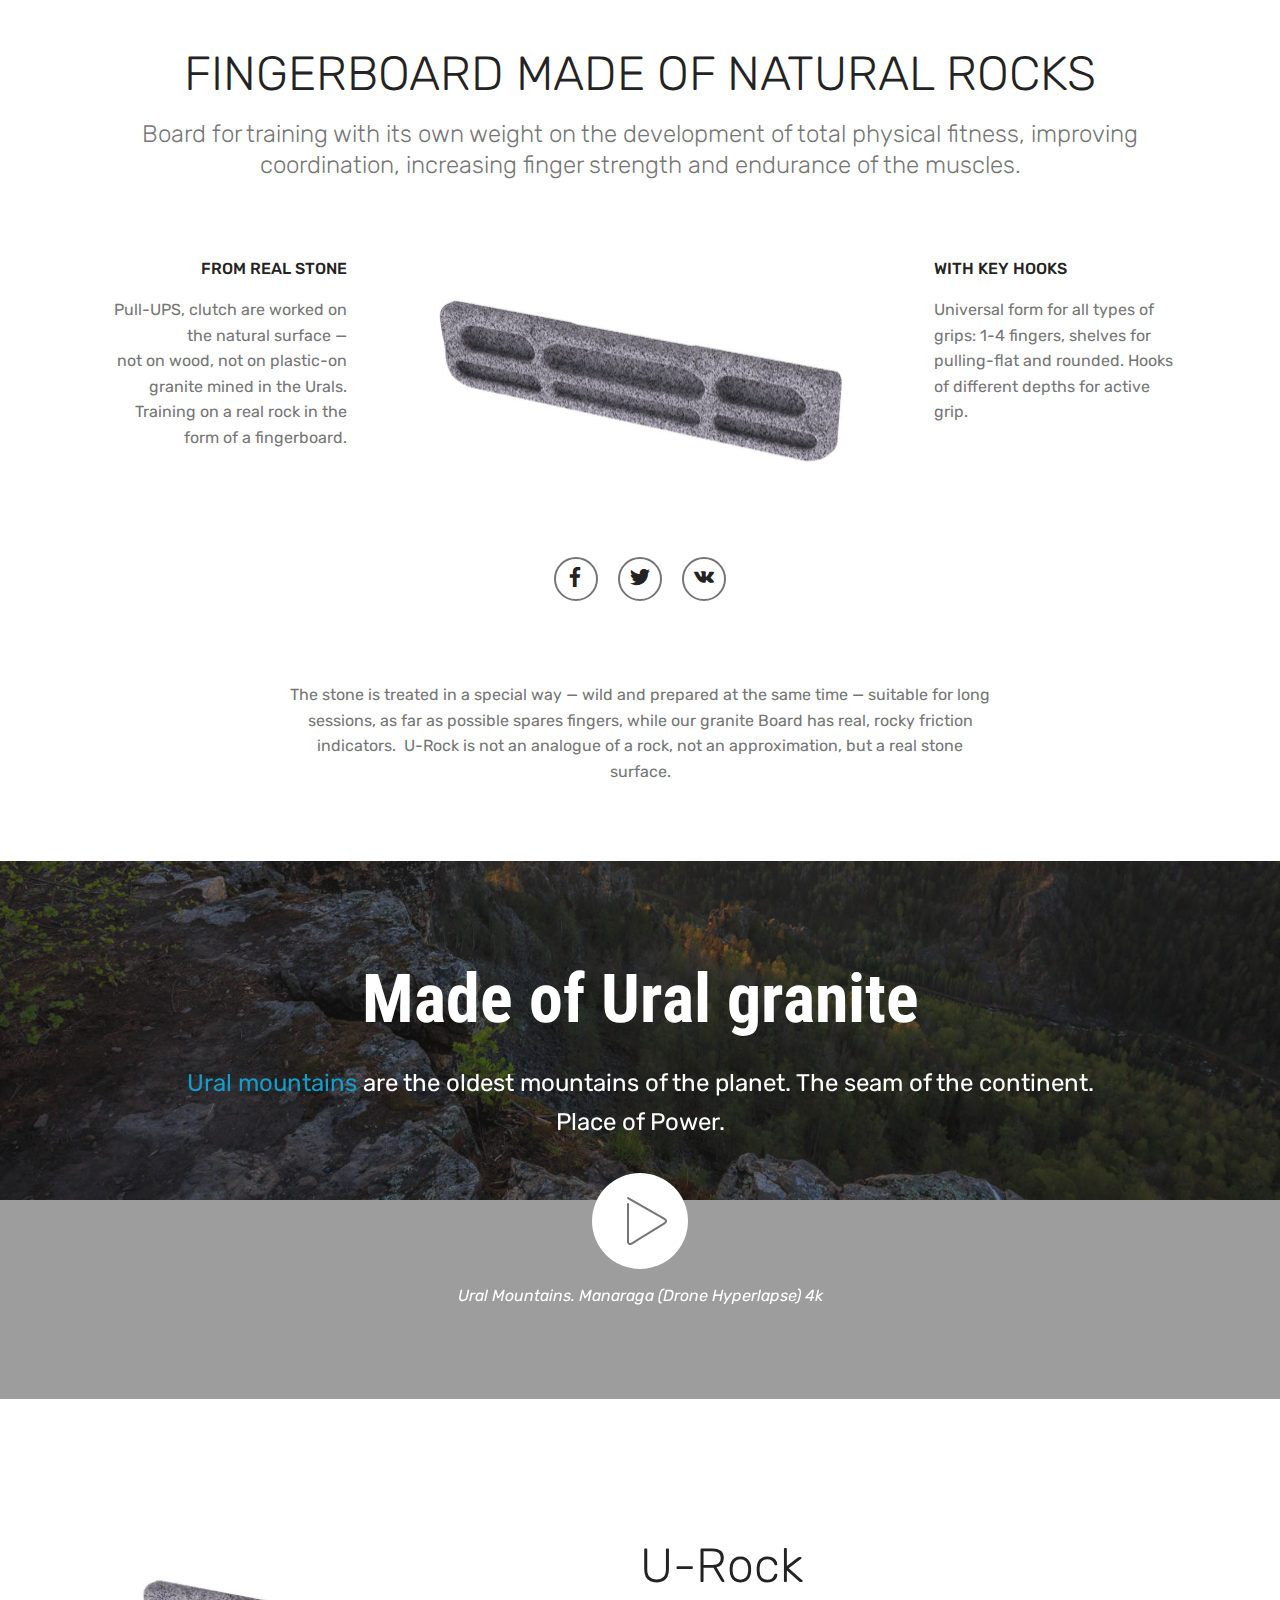
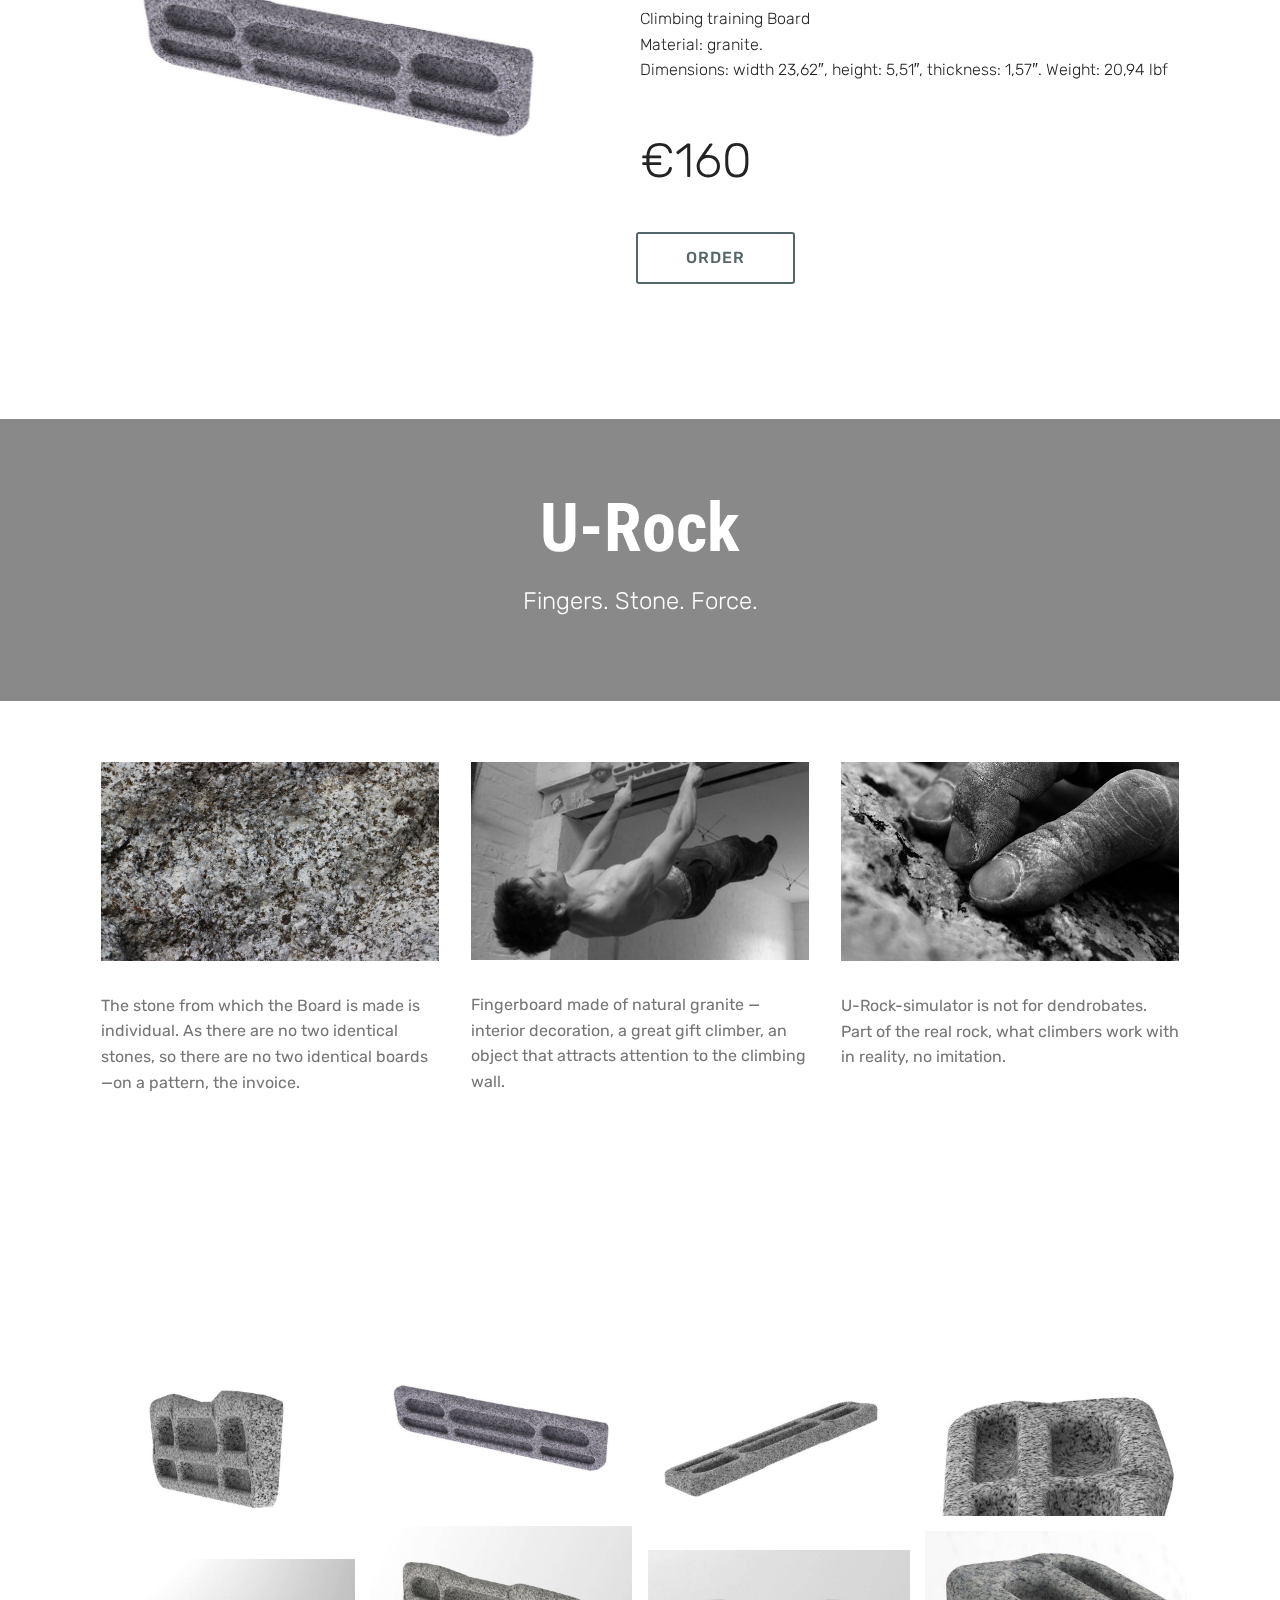
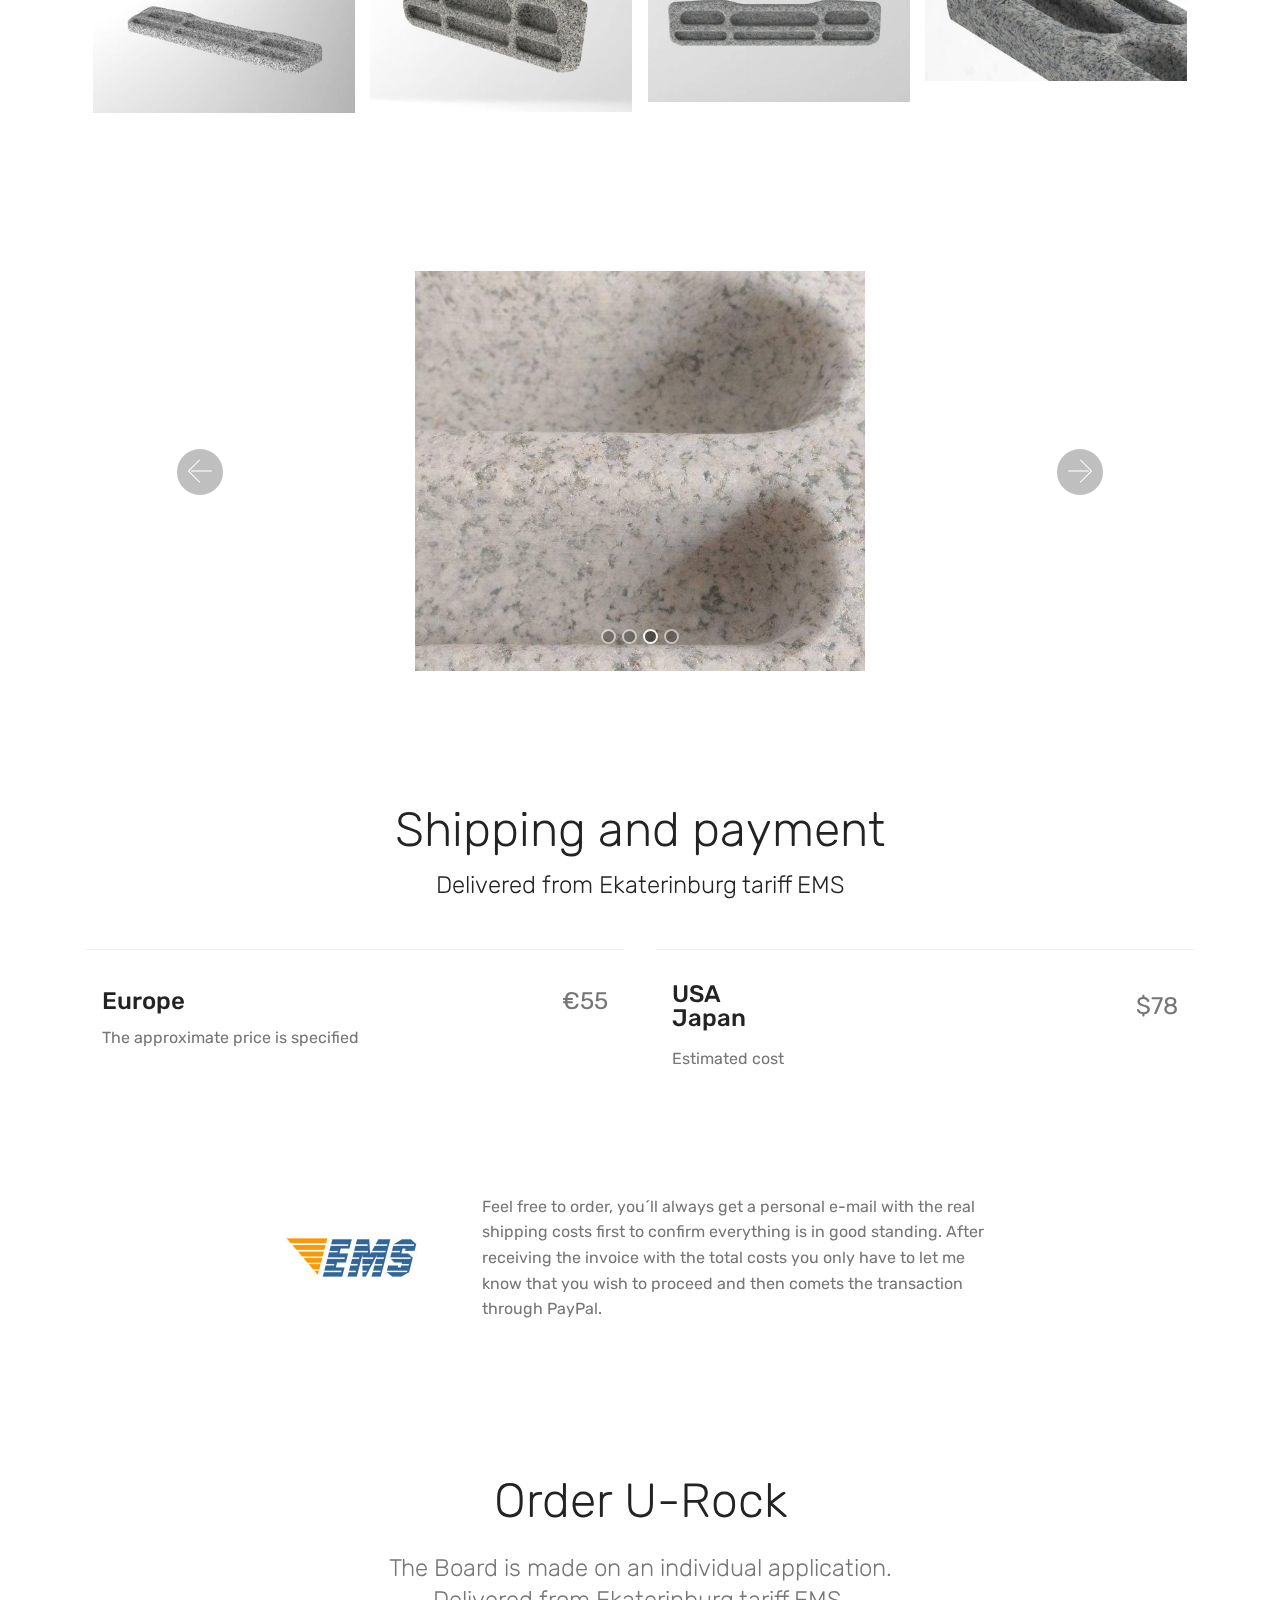
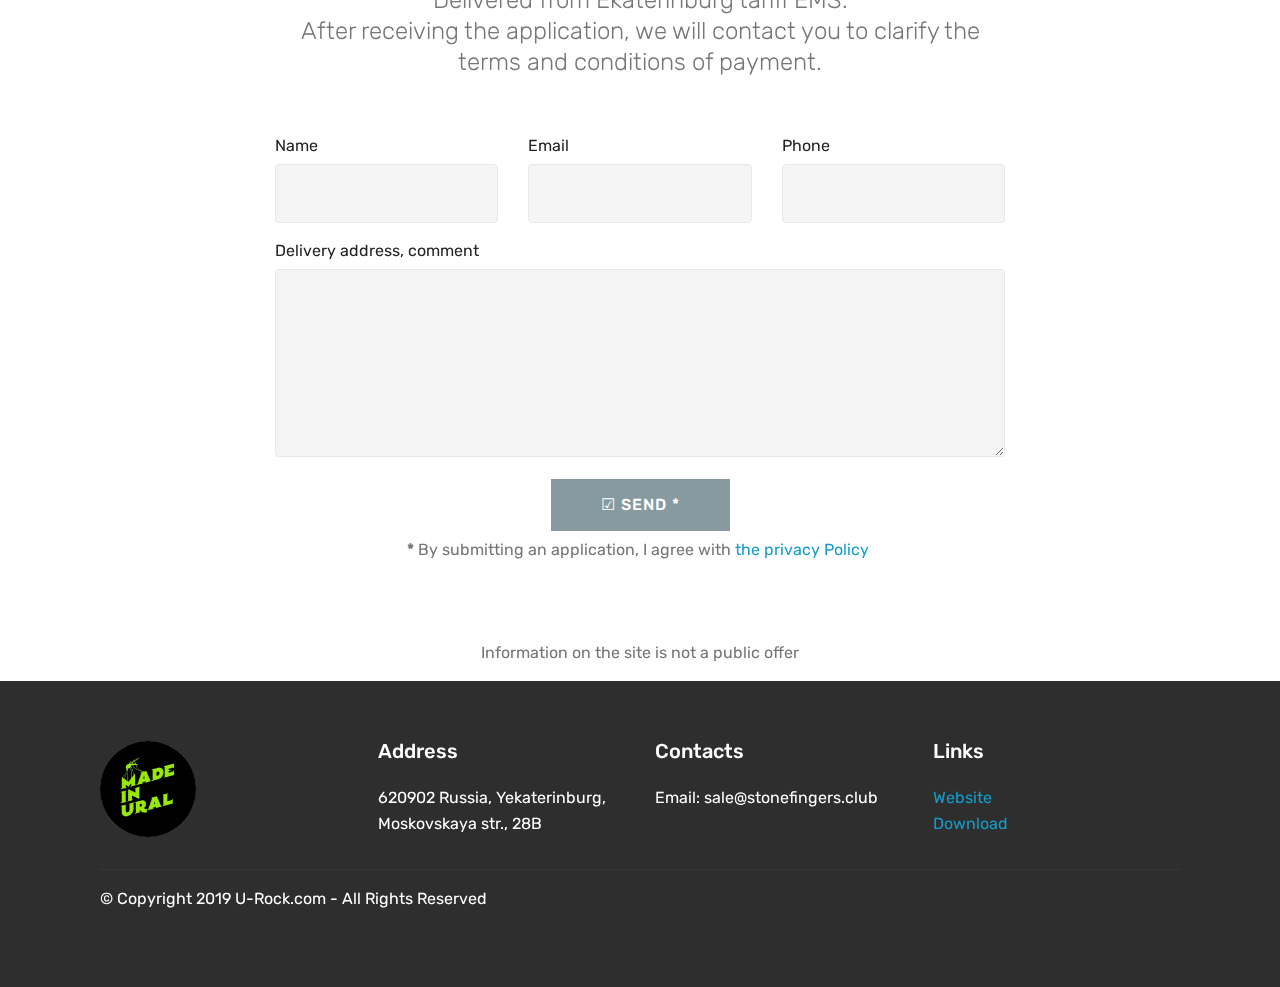
<file: index.html>
<!DOCTYPE html>
<html >
<head>
  <!-- Site made with Mobirise Website Builder v4.8.10, https://mobirise.com -->
  <meta charset="UTF-8">
  <meta http-equiv="X-UA-Compatible" content="IE=edge">
  <meta name="generator" content="Mobirise v4.8.10, mobirise.com">
  <meta name="viewport" content="width=device-width, initial-scale=1, minimum-scale=1">
  <link rel="shortcut icon" href="assets/images/eqek1cvupa-128x128.png" type="image/x-icon">
  <meta name="description" content="A training simulator for rock climbers of natural stone">
  <title>Fingerboard U-Rock climbing Board</title>
  <link rel="stylesheet" href="assets/web/assets/mobirise-icons/mobirise-icons.css">
  <link rel="stylesheet" href="assets/tether/tether.min.css">
  <link rel="stylesheet" href="assets/bootstrap/css/bootstrap.min.css">
  <link rel="stylesheet" href="assets/bootstrap/css/bootstrap-grid.min.css">
  <link rel="stylesheet" href="assets/bootstrap/css/bootstrap-reboot.min.css">
  <link rel="stylesheet" href="assets/socicon/css/styles.css">
  <link rel="stylesheet" href="assets/theme/css/style.css">
  <link rel="stylesheet" href="assets/gallery/style.css">
  <link rel="stylesheet" href="assets/mobirise/css/mbr-additional.css" type="text/css">
  
  
  
</head>
<body>
  <section class="features12 cid-rjCIY9oRBe" id="features12-a">
    
    

    

    <div class="container">
        <h2 class="mbr-section-title pb-2 mbr-fonts-style display-2"><div>FINGERBOARD MADE OF NATURAL ROCKS</div></h2>
        <h3 class="mbr-section-subtitle pb-3 mbr-fonts-style display-5">Board for training with its own weight on the development of total physical fitness, improving coordination, increasing finger strength and endurance of the muscles.</h3>

        <div class="media-container-row pt-5">
            <div class="block-content align-right">
                <div class="card pl-3 pr-3">
                    <div class="mbr-card-img-title">
                        
                        <div class="mbr-crt-title">
                            <h4 class="card-title py-2 mbr-crt-title mbr-fonts-style display-7">FROM REAL STONE</h4>
                        </div>
                    </div>                

                    <div class="card-box">
                        <p class="mbr-text mbr-section-text mbr-fonts-style display-7">Pull-UPS, clutch are worked on the natural surface — 
<br>not on wood, not on plastic-on granite mined in the Urals.
<br>Training on a real rock in the form of a fingerboard.</p>
                    </div>
                </div>

                
            </div>

            <div class="mbr-figure m-auto" style="width: 50%;">
                <a href="index.html#gallery1-l"><img src="assets/images/11-982x565.jpg" alt="Mobirise" title=""></a>
            </div>

            <div class="block-content align-left">
                <div class="card pl-3 pr-3">
                    <div class="mbr-card-img-title">
                        
                        <div class="mbr-crt-title">
                            <h4 class="card-title py-2 mbr-crt-title mbr-fonts-style display-7">WITH KEY HOOKS</h4>
                        </div>
                    </div>                

                    <div class="card-box">
                        <p class="mbr-text mbr-section-text mbr-fonts-style display-7">
                            Universal form for all types of grips: 1-4 fingers, shelves for pulling-flat and rounded. Hooks of different depths for active grip.<br></p>
                    </div>
                </div>

                
            </div>
        </div>
    </div>
</section>

<section class="engine"><a href="https://mobirise.info">Mobirise</a></section><section class="cid-rlIThKLIRO" id="social-buttons1-r">
    
    

    

    <div class="container">
        <div class="media-container-row">
            <div class="col-md-8 align-center">
                
                <div>
                    <div class="mbr-social-likes" data-counters="false">
                        <span class="btn btn-social facebook mx-2" title="Поделиться в Facebook">
                            <i class="socicon socicon-facebook"></i>
                        </span>
                        <span class="btn btn-social twitter mx-2" title="Поделиться в Twitter">
                            <i class="socicon socicon-twitter"></i>
                        </span>
                        
                        <span class="btn btn-social vkontakte mx-2" title="Поделиться в VK">
                            <i class="socicon socicon-vkontakte"></i>
                        </span>
                        
                    </div>
                </div>
            </div>
        </div>
    </div>
</section>

<section class="mbr-section article content1 cid-rmbUKgXqG7" id="content1-10">
    
     

    <div class="container">
        <div class="media-container-row">
            <div class="mbr-text col-12 mbr-fonts-style display-7 col-md-8"><p>The stone is treated in a special way — wild and prepared at the same time — suitable for long sessions, as far as possible spares fingers, while our granite Board has real, rocky friction indicators.
&nbsp;<span style="font-size: 1rem;">U-Rock is not an analogue of a rock, not an approximation, but a real stone surface.</span></p></div>
        </div>
    </div>
</section>

<section class="header8 cid-rjCTOxyR8p mbr-parallax-background" id="header8-g">

    

    <div class="mbr-overlay" style="opacity: 0.4; background-color: rgb(35, 35, 35);">
    </div>

    <div class="container align-center">
        <div class="row justify-content-md-center">
            <div class="mbr-white col-md-10">
                <h1 class="mbr-section-title align-center py-2 mbr-bold mbr-fonts-style display-1">Made of Ural granite</h1>
                <p class="mbr-text align-center py-2 mbr-fonts-style display-5"><a href="https://en.wikipedia.org/wiki/Ural_Mountains" target="_blank">Ural mountains</a> are the oldest mountains of the planet. The seam of the continent. Place of Power.</p>
                <div class="mbr-media show-modal align-center py-2" data-modal=".modalWindow">
                         <span class="mbr-iconfont mbri-play" style="color: rgb(118, 118, 118); fill: rgb(118, 118, 118);"></span>
                </div>
                <div class="icon-description align-center font-italic pb-3 mbr-fonts-style display-7">Ural Mountains. Manaraga (Drone Hyperlapse) 4k</div>
                
            </div>
        </div>
    </div>
    <div>
        <div class="modalWindow" style="display: none;">
            <div class="modalWindow-container">
                <div class="modalWindow-video-container">
                    <div class="modalWindow-video">
                        <iframe width="100%" height="100%" frameborder="0" allowfullscreen="1" data-src="https://youtu.be/Gb4LoctiYuw"></iframe>
                    </div>
                    <a class="close" role="button" data-dismiss="modal">
                        <span aria-hidden="true" class="mbri-close mbr-iconfont closeModal"></span>
                        <span class="sr-only">Закрыть</span>
                    </a>
                </div>
            </div>
        </div>
    </div>
</section>

<section class="services2 cid-rjCJx2klhV" id="services2-b">
    <!---->
    
    <!---->
    <!--Overlay-->
    
    <!--Container-->
    <div class="container">
        <div class="col-md-12">
            <div class="media-container-row">
                <div class="mbr-figure" style="width: 50%;">
                    <a href="index.html#gallery1-l"><img src="assets/images/11-982x565.jpg" alt="Mobirise" title=""></a>
                </div>
                <div class="align-left aside-content">
                    <h2 class="mbr-title pt-2 mbr-fonts-style display-2">
                        U-Rock</h2>
                    <div class="mbr-section-text">
                        <p class="mbr-text text1 pt-2 mbr-light mbr-fonts-style display-7">Climbing training Board 
<br>Material: granite. 
<br>Dimensions: width 23,62″, height: 5,51″, thickness: 1,57″. Weight: 20,94 lbf<br></p>
                        <p class="mbr-text text2 pt-4 mbr-light mbr-fonts-style display-2">
                            €160</p>
                    </div>
                    <!--Btn-->
                    <div class="mbr-section-btn pt-3 align-left"><a href="index.html#form1-n" class="btn btn-warning-outline display-4">ORDER</a></div>
                </div>
            </div>
        </div>
    </div>
</section>

<section class="mbr-section content5 cid-rjCJIZff9z mbr-parallax-background" id="content5-c">

    

    <div class="mbr-overlay" style="opacity: 0.5; background-color: rgb(35, 35, 35);">
    </div>

    <div class="container">
        <div class="media-container-row">
            <div class="title col-12 col-md-8">
                <h2 class="align-center mbr-bold mbr-white pb-3 mbr-fonts-style display-1">
                    U-Rock</h2>
                <h3 class="mbr-section-subtitle align-center mbr-light mbr-white pb-3 mbr-fonts-style display-5">Fingers. Stone. Force.</h3>
                
                
            </div>
        </div>
    </div>
</section>

<section class="features2 cid-rjDGRn5zdU" id="features2-p">

    

    
    
    <div class="container">
        <div class="media-container-row">
            <div class="card p-3 col-12 col-md-6 col-lg-4">
                <div class="card-wrapper">
                    <div class="card-img">
                        <a href="https://c.pxhere.com/photos/d2/7c/stone_granite_background_texture_structure_pattern-929060.jpg!d"><img src="assets/images/stone-granite-background-texture-structure-pattern-929063-676x451.jpg" alt="Mobirise" title=""></a>
                    </div>
                    <div class="card-box">
                        
                        <p class="mbr-text mbr-fonts-style display-7">The stone from which the Board is made is individual. As there are no two identical stones, so there are no two identical boards —on a pattern, the invoice.</p>
                    </div>
                </div>
            </div>

            <div class="card p-3 col-12 col-md-6 col-lg-4">
                <div class="card-wrapper">
                    <div class="card-img">
                        <img src="assets/images/rlyumimh4wk-3-676x368.jpg" alt="Mobirise" title="">
                    </div>
                    <div class="card-box ">
                        
                        <p class="mbr-text mbr-fonts-style display-7">Fingerboard made of natural granite — interior decoration, a great gift climber, an object that attracts attention to the climbing wall.</p>
                    </div>
                </div>
            </div>

            <div class="card p-3 col-12 col-md-6 col-lg-4">
                <div class="card-wrapper">
                    <div class="card-img">
                        <img src="assets/images/ff6d46e617af-3-600x900.jpg" alt="Mobirise" title="">
                    </div>
                    <div class="card-box">
                        
                        <p class="mbr-text mbr-fonts-style display-7">U-Rock-simulator is not for dendrobates. Part of the real rock, what climbers work with in reality, no imitation.</p>
                    </div>
                </div>
            </div>

            
        </div>
    </div>
</section>

<section class="mbr-gallery mbr-slider-carousel cid-rjDwxfAgJ0" id="gallery1-l">

    

    <div class="container">
        <div><!-- Filter --><!-- Gallery --><div class="mbr-gallery-row"><div class="mbr-gallery-layout-default"><div><div><div class="mbr-gallery-item mbr-gallery-item--p1" data-video-url="false" data-tags="Потрясающие"><div href="#lb-gallery1-l" data-slide-to="0" data-toggle="modal"><img src="assets/images/6-1169x820-800x561.jpg" alt="" title=""><span class="icon-focus"></span></div></div><div class="mbr-gallery-item mbr-gallery-item--p1" data-video-url="false" data-tags="Отзывчивый"><div href="#lb-gallery1-l" data-slide-to="1" data-toggle="modal"><img src="assets/images/11-982x565-800x460.jpg" alt="" title=""><span class="icon-focus"></span></div></div><div class="mbr-gallery-item mbr-gallery-item--p1" data-video-url="false" data-tags="Творческий"><div href="#lb-gallery1-l" data-slide-to="2" data-toggle="modal"><img src="assets/images/10-1214x811-800x534.jpg" alt="" title=""><span class="icon-focus"></span></div></div><div class="mbr-gallery-item mbr-gallery-item--p1" data-video-url="false" data-tags="Анимированный"><div href="#lb-gallery1-l" data-slide-to="3" data-toggle="modal"><img src="assets/images/7-1322x788-800x477.jpg" alt="" title=""><span class="icon-focus"></span></div></div><div class="mbr-gallery-item mbr-gallery-item--p1" data-video-url="false" data-tags="Потрясающие"><div href="#lb-gallery1-l" data-slide-to="4" data-toggle="modal"><img src="assets/images/1-1100x781-800x568.jpg" alt="" title=""><span class="icon-focus"></span></div></div><div class="mbr-gallery-item mbr-gallery-item--p1" data-video-url="false" data-tags="Потрясающие"><div href="#lb-gallery1-l" data-slide-to="5" data-toggle="modal"><img src="assets/images/14-1439x827-800x460.jpg" alt="" title=""><span class="icon-focus"></span></div></div><div class="mbr-gallery-item mbr-gallery-item--p1" data-video-url="false" data-tags="Отзывчивый"><div href="#lb-gallery1-l" data-slide-to="6" data-toggle="modal"><img src="assets/images/13-1348x786-800x466.jpg" alt="" title=""><span class="icon-focus"></span></div></div><div class="mbr-gallery-item mbr-gallery-item--p1" data-video-url="false" data-tags="Анимированный"><div href="#lb-gallery1-l" data-slide-to="7" data-toggle="modal"><img src="assets/images/3-1373x806-800x470.jpg" alt="" title=""><span class="icon-focus"></span></div></div></div></div><div class="clearfix"></div></div></div><!-- Lightbox --><div data-app-prevent-settings="" class="mbr-slider modal fade carousel slide" tabindex="-1" data-keyboard="true" data-interval="false" id="lb-gallery1-l"><div class="modal-dialog"><div class="modal-content"><div class="modal-body"><div class="carousel-inner"><div class="carousel-item"><img src="assets/images/6-1169x820.jpg" alt="" title=""></div><div class="carousel-item active"><img src="assets/images/11-982x565.jpg" alt="" title=""></div><div class="carousel-item"><img src="assets/images/10-1214x811.jpg" alt="" title=""></div><div class="carousel-item"><img src="assets/images/7-1322x788.jpg" alt="" title=""></div><div class="carousel-item"><img src="assets/images/1-1100x781.jpg" alt="" title=""></div><div class="carousel-item"><img src="assets/images/14-1439x827.jpg" alt="" title=""></div><div class="carousel-item"><img src="assets/images/13-1348x786.jpg" alt="" title=""></div><div class="carousel-item"><img src="assets/images/3-1373x806.jpg" alt="" title=""></div></div><a class="carousel-control carousel-control-prev" role="button" data-slide="prev" href="#lb-gallery1-l"><span class="mbri-left mbr-iconfont" aria-hidden="true"></span><span class="sr-only">Previous</span></a><a class="carousel-control carousel-control-next" role="button" data-slide="next" href="#lb-gallery1-l"><span class="mbri-right mbr-iconfont" aria-hidden="true"></span><span class="sr-only">Next</span></a><a class="close" href="#" role="button" data-dismiss="modal"><span class="sr-only">Close</span></a></div></div></div></div></div>
    </div>

</section>

<section class="carousel slide cid-rlJm0CAAXv" data-interval="false" id="slider2-s">

    
    <div class="container content-slider">
        <div class="content-slider-wrap">
            <div><div class="mbr-slider slide carousel" data-pause="true" data-keyboard="false" data-ride="false" data-interval="false"><ol class="carousel-indicators"><li data-app-prevent-settings="" data-target="#slider2-s" data-slide-to="0"></li><li data-app-prevent-settings="" data-target="#slider2-s" data-slide-to="1"></li><li data-app-prevent-settings="" data-target="#slider2-s" class=" active" data-slide-to="2"></li><li data-app-prevent-settings="" data-target="#slider2-s" data-slide-to="3"></li></ol><div class="carousel-inner" role="listbox"><div class="carousel-item slider-fullscreen-image" data-bg-video-slide="false" style="background-image: url(assets/images/1-1158x683.jpg);"><div class="container container-slide"><div class="image_wrapper"><img src="assets/images/1-1158x683.jpg"><div class="carousel-caption justify-content-center"><div class="col-10 align-center"></div></div></div></div></div><div class="carousel-item slider-fullscreen-image" data-bg-video-slide="false" style="background-image: url(assets/images/3-1090x874.jpg);"><div class="container container-slide"><div class="image_wrapper"><img src="assets/images/3-1090x874.jpg"><div class="carousel-caption justify-content-center"><div class="col-10 align-center"></div></div></div></div></div><div class="carousel-item slider-fullscreen-image active" data-bg-video-slide="false" style="background-image: url(assets/images/2-648x575.jpg);"><div class="container container-slide"><div class="image_wrapper"><img src="assets/images/2-648x575.jpg"><div class="carousel-caption justify-content-center"><div class="col-10 align-center"></div></div></div></div></div><div class="carousel-item slider-fullscreen-image" data-bg-video-slide="false" style="background-image: url(assets/images/4-888x726.jpg);"><div class="container container-slide"><div class="image_wrapper"><img src="assets/images/4-888x726.jpg"><div class="carousel-caption justify-content-center"><div class="col-10 align-center"></div></div></div></div></div></div><a data-app-prevent-settings="" class="carousel-control carousel-control-prev" role="button" data-slide="prev" href="#slider2-s"><span aria-hidden="true" class="mbri-left mbr-iconfont"></span><span class="sr-only">Previous</span></a><a data-app-prevent-settings="" class="carousel-control carousel-control-next" role="button" data-slide="next" href="#slider2-s"><span aria-hidden="true" class="mbri-right mbr-iconfont"></span><span class="sr-only">Next</span></a></div></div> 
        </div>
    </div>
</section>

<section class="services3 cid-rlJNJ7bqXa" id="services3-y">
    <!---->
    
    <!---->
    <!--Overlay-->
    
    <!--Container-->
    <div class="container">
        <div class="row">
            <!--Titles-->
            <div class="title pb-5 col-12">
                <h2 class="align-left mbr-fonts-style display-2">Shipping and payment</h2>
                <h3 class="mbr-section-subtitle mbr-light mbr-fonts-style pt-3 m-0 display-5">Delivered from Ekaterinburg tariff EMS</h3>
            </div>
            <!--Card-1-->
            <div class="card px-3 col-12 col-md-6">
                <div class="card-wrapper media-container-row media-container-row">
                    <div class="card-box">
                        <div class="top-line pb-1">
                            <h4 class="card-title mbr-fonts-style display-5">
                                Europe
                            </h4>
                            <p class="mbr-text card-title cost mbr-fonts-style m-0 display-5">
                                €55</p>
                        </div>
                        <div class="bottom-line">
                            <p class="mbr-text mbr-fonts-style display-7">
                                The approximate price is specified
                            </p>
                        </div>
                    </div>
                </div>
            </div>
            <!--Card-2-->
            <div class="card px-3 col-12 col-md-6">
                <div class="card-wrapper media-container-row media-container-row">
                    <div class="card-box">
                        <div class="top-line pb-3">
                            <h4 class="card-title mbr-fonts-style display-5">
                                USA
                            <br>Japan</h4>
                            <p class="mbr-text card-title cost mbr-fonts-style m-0 display-5">
                                $78</p>
                        </div>
                        <div class="bottom-line">
                            <p class="mbr-text mbr-fonts-style display-7">
                                Estimated cost
                            </p>
                        </div>
                    </div>
                </div>
            </div>
            <!--Card-3-->
            
            <!--Card-4-->
            
            <!--Card-5-->
            
            <!--Card-6-->
            
            <!--Card-7-->
            
            <!--Card-8-->
            
            <!--Card-9-->
            
            <!--Card-10-->
            
            <!--Card-11-->
            
            <!--Card-12-->
            
        </div>
    </div>
</section>

<section class="mbr-section content6 cid-rlJNUedl5P" id="content6-z">
    
     
    
    <div class="container">
        <div class="media-container-row">
            <div class="col-12 col-md-8">
                <div class="media-container-row">
                    <div class="mbr-figure" style="width: 35%;">
                      <img src="assets/images/ems-266x114.jpg" alt="Mobirise" title="">  
                    </div>
                    <div class="media-content">
                        <div class="mbr-section-text">
                            <p class="mbr-text mb-0 mbr-fonts-style display-7">Feel free to order, you´ll always get a personal e-mail with the real shipping costs first to confirm everything is in good standing. After receiving the invoice with the total costs you only have to let me know that you wish to proceed and then comets the transaction through PayPal.
<br></p>
                        </div>
                    </div>
                </div>
            </div>
        </div>
    </div>
</section>

<section class="mbr-section form1 cid-rjDAlFY3mJ" id="form1-n">

    

    
    <div class="container">
        <div class="row justify-content-center">
            <div class="title col-12 col-lg-8">
                <h2 class="mbr-section-title align-center pb-3 mbr-fonts-style display-2">Order U-Rock</h2>
                <h3 class="mbr-section-subtitle align-center mbr-light pb-3 mbr-fonts-style display-5">The Board is made on an individual application.<div>Delivered from Ekaterinburg tariff EMS.</div><div>After receiving the application, we will contact you to clarify the terms and conditions of payment.</div></h3>
            </div>
        </div>
    </div>
    <div class="container">
        <div class="row justify-content-center">
            <div class="media-container-column col-lg-8" data-form-type="formoid">
                <!---Formbuilder Form--->
                <form action="https://mobirise.com/" method="POST" class="mbr-form form-with-styler" data-form-title="Mobirise Form"><input type="hidden" name="email" data-form-email="true" value="qS1ULZt88Fv1fug/HyipnPlUr7wqKm+m42KGKygiqWVa0Gduge23skkbeOIHCqo1yD70Gf5uuv00Rfc5IbATHqe0lXMUygn1+pofgupficjGirnJfoKDIZDldDO5YzE+">
                    <div class="row row-sm-offset">
                        <div hidden="hidden" data-form-alert="" class="alert alert-success col-12">Thank you! The application was received.
We will contact you shortly.</div>
                        <div hidden="hidden" data-form-alert-danger="" class="alert alert-danger col-12">
                        </div>
                    </div>
                    <div class="dragArea row row-sm-offset">
                        <div class="col-md-4  form-group" data-for="name">
                            <label for="name-form1-n" class="form-control-label mbr-fonts-style display-7">Name</label>
                            <input type="text" name="name" data-form-field="Name" required="required" class="form-control display-7" id="name-form1-n">
                        </div>
                        <div class="col-md-4  form-group" data-for="email">
                            <label for="email-form1-n" class="form-control-label mbr-fonts-style display-7">Email</label>
                            <input type="email" name="email" data-form-field="Email" required="required" class="form-control display-7" id="email-form1-n">
                        </div>
                        <div data-for="phone" class="col-md-4  form-group">
                            <label for="phone-form1-n" class="form-control-label mbr-fonts-style display-7">Phone</label>
                            <input type="tel" name="phone" data-form-field="Phone" class="form-control display-7" id="phone-form1-n">
                        </div>
                        <div data-for="message" class="col-md-12 form-group">
                            <label for="message-form1-n" class="form-control-label mbr-fonts-style display-7">Delivery address, comment</label>
                            <textarea name="message" data-form-field="Message" class="form-control display-7" id="message-form1-n"></textarea>
                        </div>
                        <div class="col-md-12 input-group-btn align-center"><button type="submit" class="btn btn-form btn-warning display-4">☑ SEND *</button></div>
                    </div>
                </form><!---Formbuilder Form--->
            </div>
        </div>
    </div>
</section>

<section class="mbr-section article content1 cid-rjDFwRYTpT" id="content1-o">
    
     

    <div class="container">
        <div class="media-container-row">
            <div class="mbr-text col-12 mbr-fonts-style display-7 col-md-8"><p><strong>*</strong>&nbsp;By submitting an application, I agree with <a href="page1.html">the privacy Policy&nbsp;</a><br><br><br><br>Information on the site is not a public offer</p></div>
        </div>
    </div>
</section>

<section class="cid-qTkAaeaxX5" id="footer1-2">

    

    

    <div class="container">
        <div class="media-container-row content text-white">
            <div class="col-12 col-md-3">
                <div class="media-wrap">
                    <a href="index.html">
                        <img src="assets/images/eqek1cvupa-164x164.png" alt="Mobirise" title="">
                    </a>
                </div>
            </div>
            <div class="col-12 col-md-3 mbr-fonts-style display-7">
                <h5 class="pb-3">
                    Address</h5>
                <p class="mbr-text">
                    620902 Russia, Yekaterinburg, Moskovskaya str., 28B</p>
            </div>
            <div class="col-12 col-md-3 mbr-fonts-style display-7">
                <h5 class="pb-3">
                    Contacts</h5>
                <p class="mbr-text">
                    Email: sale@stonefingers.club                    <br><br></p>
            </div>
            <div class="col-12 col-md-3 mbr-fonts-style display-7">
                <h5 class="pb-3">
                    Links</h5>
                <p class="mbr-text"><a href="http://www.roofaso.ru/" target="_blank">
                    Website</a><br><a class="text-primary" href="https://cloud.mail.ru/public/4VND/472DkmsoT" target="_blank">Download</a><br></p>
            </div>
        </div>
        <div class="footer-lower">
            <div class="media-container-row">
                <div class="col-sm-12">
                    <hr>
                </div>
            </div>
            <div class="media-container-row mbr-white">
                <div class="col-sm-6 copyright">
                    <p class="mbr-text mbr-fonts-style display-7">
                        © Copyright 2019 U-Rock.com - All Rights Reserved 
                    </p>
                </div>
                <div class="col-md-6">
                    
                </div>
            </div>
        </div>
    </div>
</section>


  <script src="assets/web/assets/jquery/jquery.min.js"></script>
  <script src="assets/popper/popper.min.js"></script>
  <script src="assets/tether/tether.min.js"></script>
  <script src="assets/bootstrap/js/bootstrap.min.js"></script>
  <script src="assets/smoothscroll/smooth-scroll.js"></script>
  <script src="assets/sociallikes/social-likes.js"></script>
  <script src="assets/playervimeo/vimeo_player.js"></script>
  <script src="assets/parallax/jarallax.min.js"></script>
  <script src="assets/masonry/masonry.pkgd.min.js"></script>
  <script src="assets/imagesloaded/imagesloaded.pkgd.min.js"></script>
  <script src="assets/bootstrapcarouselswipe/bootstrap-carousel-swipe.js"></script>
  <script src="assets/vimeoplayer/jquery.mb.vimeo_player.js"></script>
  <script src="assets/ytplayer/jquery.mb.ytplayer.min.js"></script>
  <script src="assets/theme/js/script.js"></script>
  <script src="assets/slidervideo/script.js"></script>
  <script src="assets/gallery/player.min.js"></script>
  <script src="assets/gallery/script.js"></script>
  <script src="assets/formoid/formoid.min.js"></script>
  
  
</body>
</html>
</file>
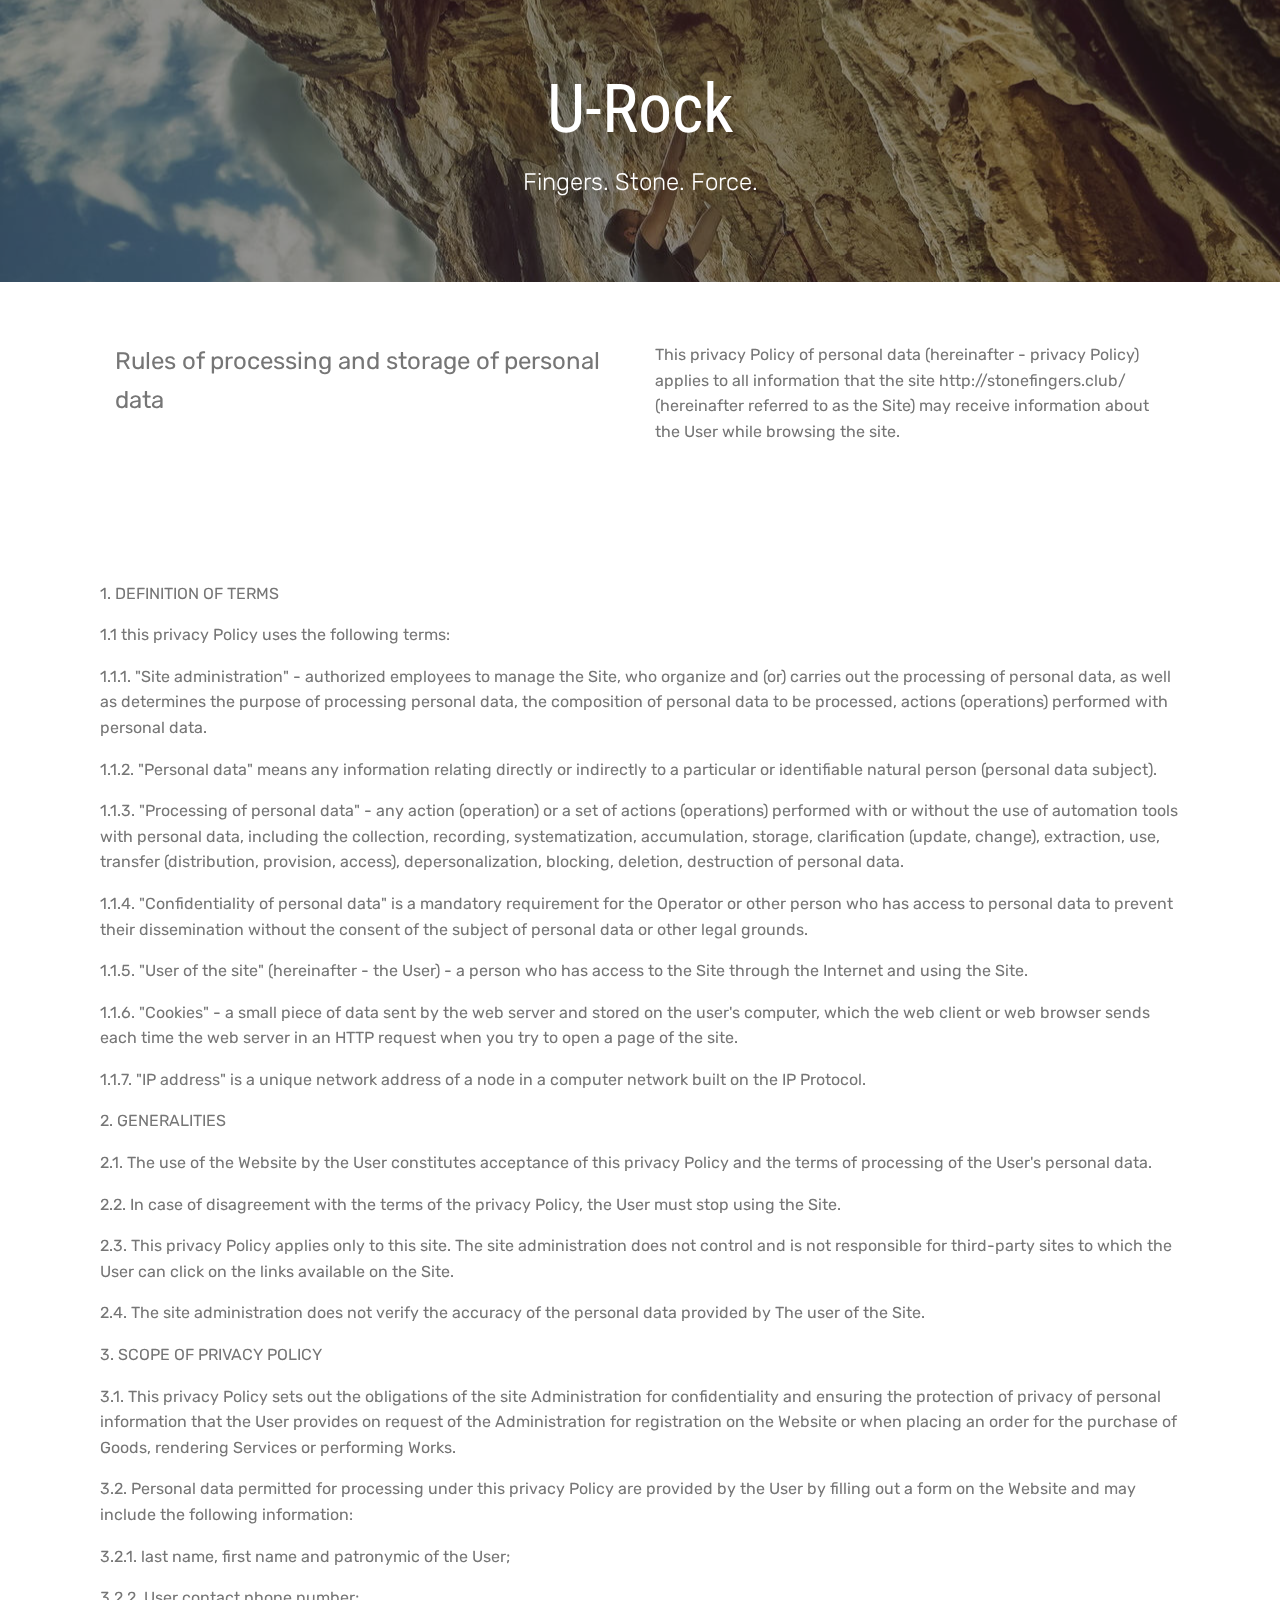
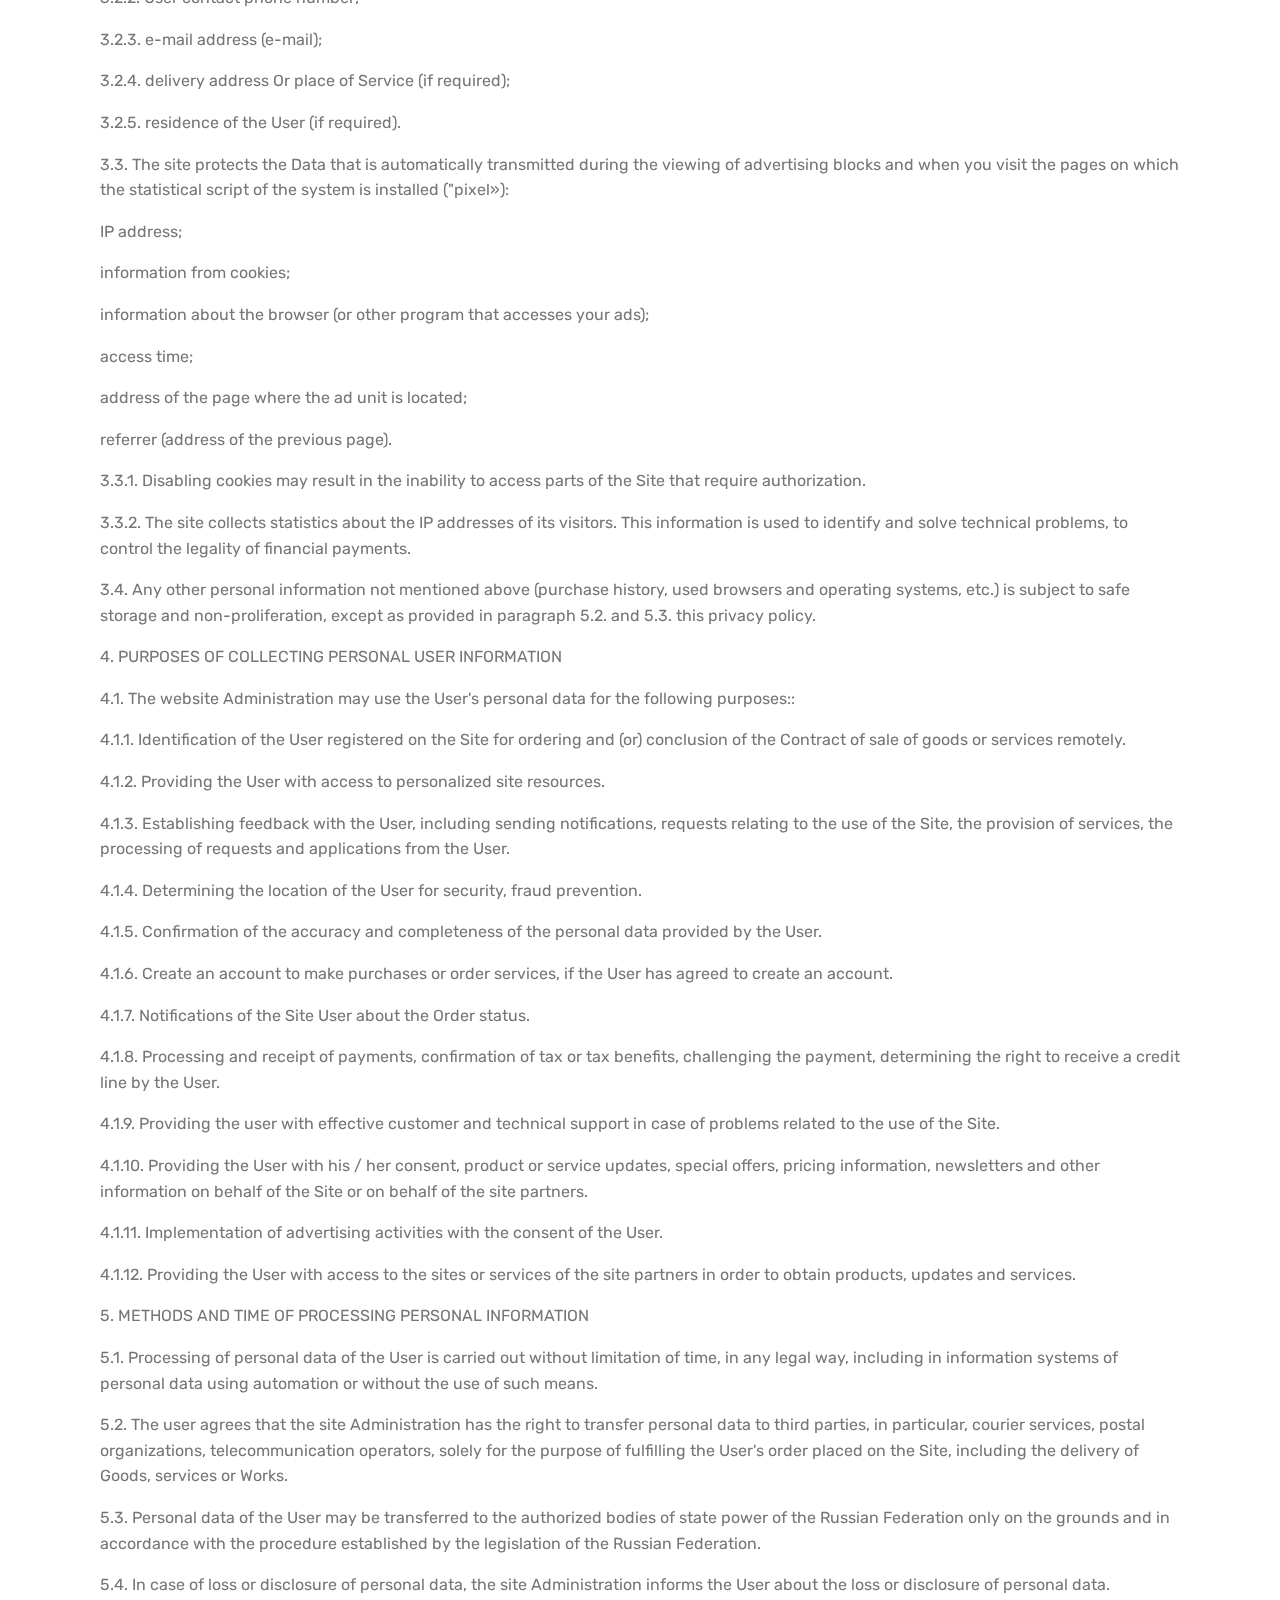
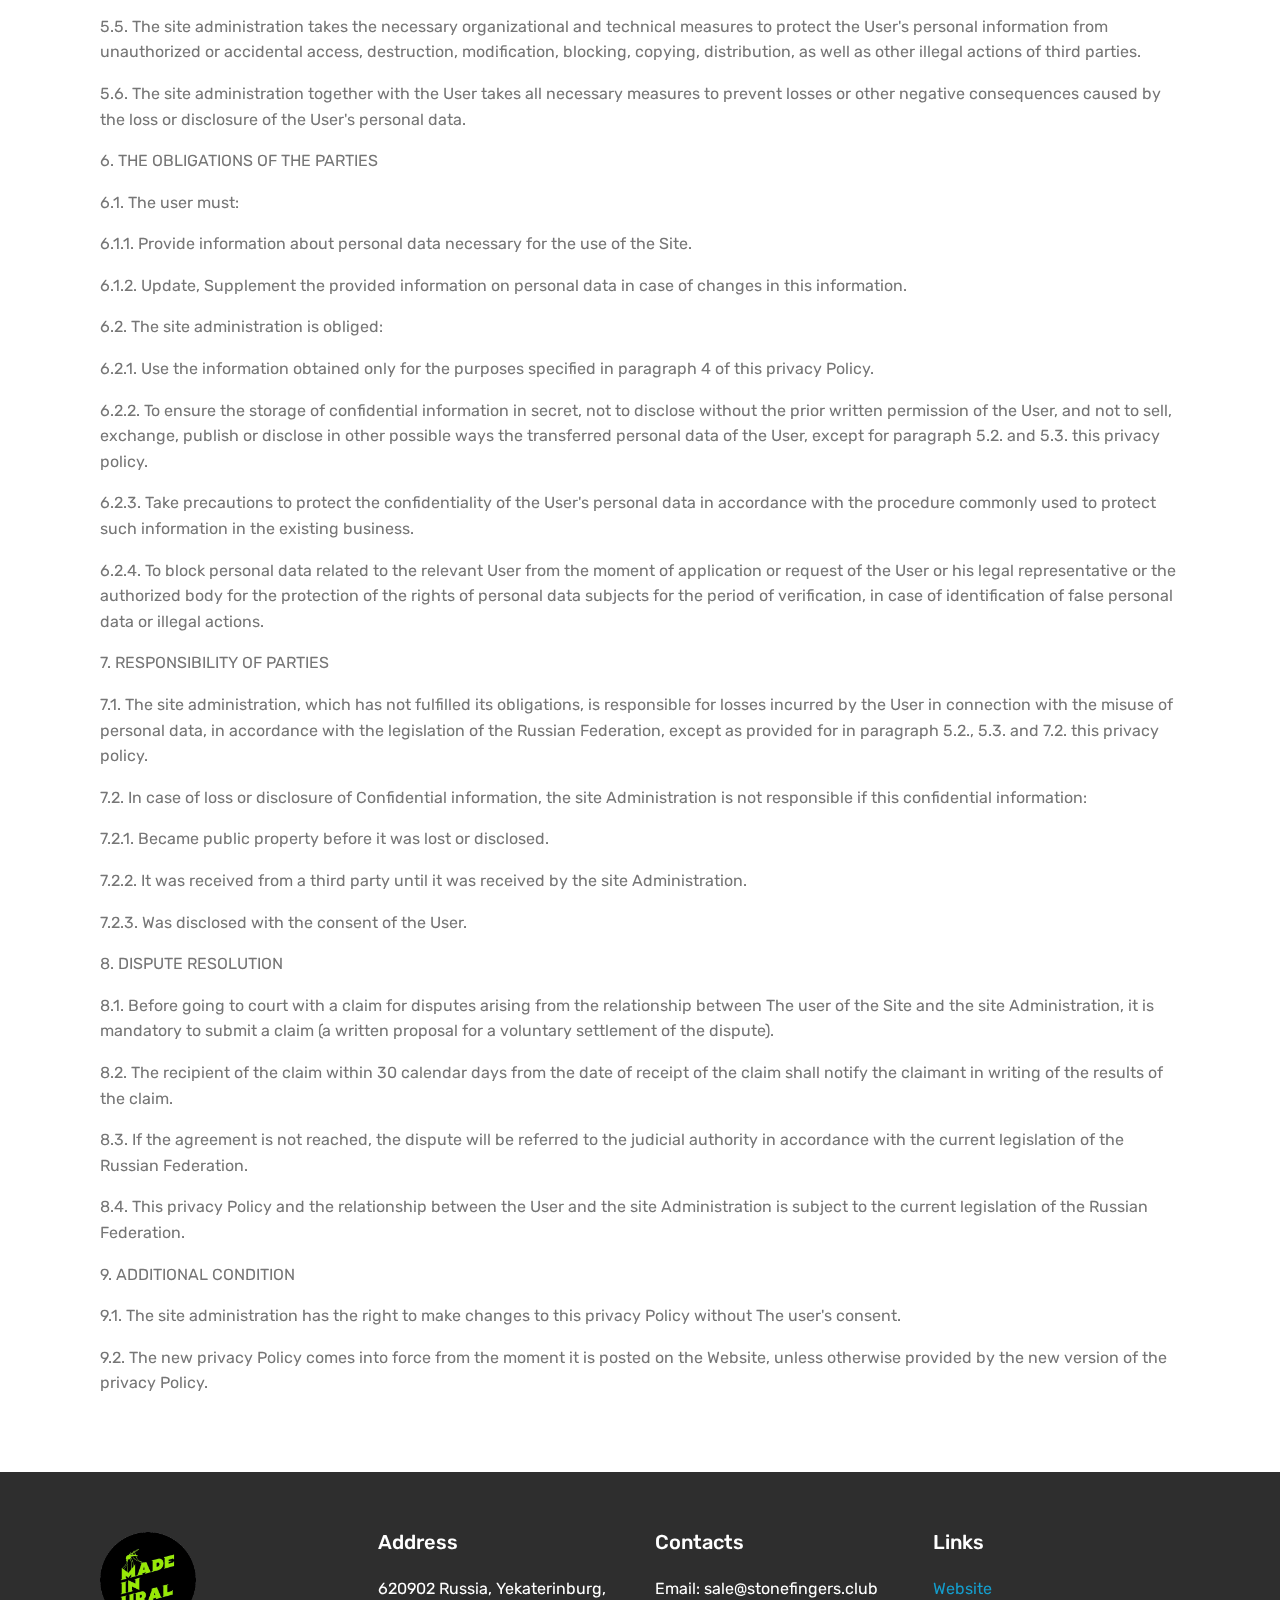
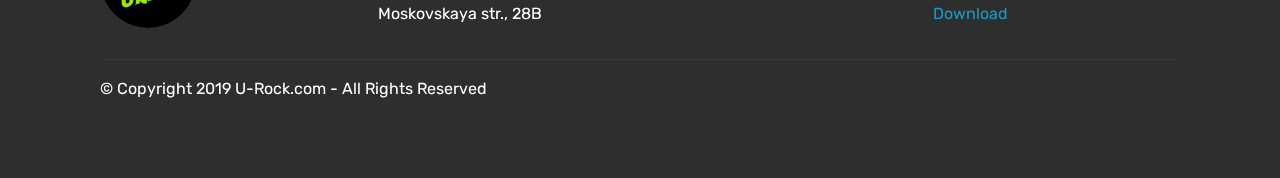
<file: page1.html>
<!DOCTYPE html>
<html >
<head>
  <!-- Site made with Mobirise Website Builder v4.8.10, https://mobirise.com -->
  <meta charset="UTF-8">
  <meta http-equiv="X-UA-Compatible" content="IE=edge">
  <meta name="generator" content="Mobirise v4.8.10, mobirise.com">
  <meta name="viewport" content="width=device-width, initial-scale=1, minimum-scale=1">
  <link rel="shortcut icon" href="assets/images/eqek1cvupa-128x128.png" type="image/x-icon">
  <meta name="description" content="Rules of processing and storage of personal data of U-rock site">
  <title>Privacy policy</title>
  <link rel="stylesheet" href="assets/tether/tether.min.css">
  <link rel="stylesheet" href="assets/bootstrap/css/bootstrap.min.css">
  <link rel="stylesheet" href="assets/bootstrap/css/bootstrap-grid.min.css">
  <link rel="stylesheet" href="assets/bootstrap/css/bootstrap-reboot.min.css">
  <link rel="stylesheet" href="assets/socicon/css/styles.css">
  <link rel="stylesheet" href="assets/theme/css/style.css">
  <link rel="stylesheet" href="assets/mobirise/css/mbr-additional.css" type="text/css">
  
  
  
</head>
<body>
  <section class="mbr-section content5 cid-rlJpI8PxFU mbr-parallax-background" id="content5-x">

    

    <div class="mbr-overlay" style="opacity: 0.5; background-color: rgb(35, 35, 35);">
    </div>

    <div class="container">
        <div class="media-container-row">
            <div class="title col-12 col-md-8">
                <h2 class="align-center mbr-bold mbr-white pb-3 mbr-fonts-style display-1"><a href="index.html" class="text-white">
                    U-Rock</a></h2>
                <h3 class="mbr-section-subtitle align-center mbr-light mbr-white pb-3 mbr-fonts-style display-5">Fingers. Stone. Force.</h3>
                
                
            </div>
        </div>
    </div>
</section>

<section class="engine"><a href="https://mobirise.info/r">bootstrap template</a></section><section class="mbr-section article content3 cid-rlJoAtFdq6" id="content3-u">
      
     

    <div class="container">
        <div class="media-container-row">
            <div class="row col-12 col-md-12">
                <div class="col-12 mbr-text mbr-fonts-style col-md-6 display-5">
                     <p>Rules of processing and storage of personal data</p>
                </div>
                <div class="col-12 mbr-text mbr-fonts-style display-7 col-md-6">
                     <p>This privacy Policy of personal data (hereinafter - privacy Policy) applies to all information that the site http://stonefingers.club/ (hereinafter referred to as the Site) may receive information about the User while browsing the site.</p>
                </div>
                
            </div>
        </div>
    </div>
</section>

<section class="mbr-section article content1 cid-rlJoCT7jj0" id="content1-v">
    
     

    <div class="container">
        <div class="media-container-row">
            <div class="mbr-text col-12 mbr-fonts-style display-7 col-md-12"><p>1. DEFINITION OF TERMS 
</p><p>
<span style="font-size: 1rem;">1.1 this privacy Policy uses the following terms: &nbsp;</span></p><p>
<span style="font-size: 1rem;">1.1.1. "Site administration" - authorized employees to manage the Site, who organize and (or) carries out the processing of personal data, as well as determines the purpose of processing personal data, the composition of personal data to be processed, actions (operations) performed with personal data. &nbsp;</span></p><p>
<span style="font-size: 1rem;">1.1.2. "Personal data" means any information relating directly or indirectly to a particular or identifiable natural person (personal data subject). &nbsp;</span></p><p>
<span style="font-size: 1rem;">1.1.3. "Processing of personal data" - any action (operation) or a set of actions (operations) performed with or without the use of automation tools with personal data, including the collection, recording, systematization, accumulation, storage, clarification (update, change), extraction, use, transfer (distribution, provision, access), depersonalization, blocking, deletion, destruction of personal data. &nbsp;</span></p><p>
<span style="font-size: 1rem;">1.1.4. "Confidentiality of personal data" is a mandatory requirement for the Operator or other person who has access to personal data to prevent their dissemination without the consent of the subject of personal data or other legal grounds. &nbsp;</span></p><p>
<span style="font-size: 1rem;">1.1.5. "User of the site" (hereinafter - the User) - a person who has access to the Site through the Internet and using the Site. &nbsp;</span></p><p>
<span style="font-size: 1rem;">1.1.6. "Cookies" - a small piece of data sent by the web server and stored on the user's computer, which the web client or web browser sends each time the web server in an HTTP request when you try to open a page of the site. &nbsp;</span></p><p>
<span style="font-size: 1rem;">1.1.7. "IP address" is a unique network address of a node in a computer network built on the IP Protocol. &nbsp;</span></p><p>
<span style="font-size: 1rem;">2. GENERALITIES &nbsp;</span></p><p>
<span style="font-size: 1rem;">2.1. The use of the Website by the User constitutes acceptance of this privacy Policy and the terms of processing of the User's personal data. &nbsp;</span></p><p>
<span style="font-size: 1rem;">2.2. In case of disagreement with the terms of the privacy Policy, the User must stop using the Site. &nbsp;</span></p><p>
<span style="font-size: 1rem;">2.3. This privacy Policy applies only to this site. The site administration does not control and is not responsible for third-party sites to which the User can click on the links available on the Site. &nbsp;</span></p><p>
<span style="font-size: 1rem;">2.4. The site administration does not verify the accuracy of the personal data provided by The user of the Site. &nbsp;</span></p><p>
<span style="font-size: 1rem;">3. SCOPE OF PRIVACY POLICY &nbsp;</span></p><p>
<span style="font-size: 1rem;">3.1. This privacy Policy sets out the obligations of the site Administration for confidentiality and ensuring the protection of privacy of personal information that the User provides on request of the Administration for registration on the Website or when placing an order for the purchase of Goods, rendering Services or performing Works. &nbsp;</span></p><p>
<span style="font-size: 1rem;">3.2. Personal data permitted for processing under this privacy Policy are provided by the User by filling out a form on the Website and may include the following information: &nbsp;</span></p><p>
<span style="font-size: 1rem;">3.2.1. last name, first name and patronymic of the User; &nbsp;</span></p><p>
<span style="font-size: 1rem;">3.2.2. User contact phone number; &nbsp;</span></p><p>
<span style="font-size: 1rem;">3.2.3. e-mail address (e-mail); &nbsp;</span></p><p>
<span style="font-size: 1rem;">3.2.4. delivery address Or place of Service (if required); &nbsp;</span></p><p>
<span style="font-size: 1rem;">3.2.5. residence of the User (if required). &nbsp;</span></p><p>
<span style="font-size: 1rem;">3.3. The site protects the Data that is automatically transmitted during the viewing of advertising blocks and when you visit the pages on which the statistical script of the system is installed ("pixel»): &nbsp;</span></p><p>
<span style="font-size: 1rem;">IP address; &nbsp;</span></p><p>
<span style="font-size: 1rem;">information from cookies;&nbsp;</span></p><p>
<span style="font-size: 1rem;">information about the browser (or other program that accesses your ads);&nbsp;</span></p><p>
<span style="font-size: 1rem;">access time;&nbsp;</span></p><p>
<span style="font-size: 1rem;">address of the page where the ad unit is located;&nbsp;</span></p><p>
<span style="font-size: 1rem;">referrer (address of the previous page).&nbsp;</span></p><p>
<span style="font-size: 1rem;">3.3.1. Disabling cookies may result in the inability to access parts of the Site that require authorization.&nbsp;</span></p><p>
<span style="font-size: 1rem;">3.3.2. The site collects statistics about the IP addresses of its visitors. This information is used to identify and solve technical problems, to control the legality of financial payments. &nbsp;</span></p><p>
<span style="font-size: 1rem;">3.4. Any other personal information not mentioned above (purchase history, used browsers and operating systems, etc.) is subject to safe storage and non-proliferation, except as provided in paragraph 5.2. and 5.3. this privacy policy. &nbsp;</span></p><p>
<span style="font-size: 1rem;">4. PURPOSES OF COLLECTING PERSONAL USER INFORMATION &nbsp;</span></p><p>
<span style="font-size: 1rem;">4.1. The website Administration may use the User's personal data for the following purposes:: &nbsp;</span></p><p>
<span style="font-size: 1rem;">4.1.1. Identification of the User registered on the Site for ordering and (or) conclusion of the Contract of sale of goods or services remotely. &nbsp;</span></p><p>
<span style="font-size: 1rem;">4.1.2. Providing the User with access to personalized site resources. &nbsp;</span></p><p>
<span style="font-size: 1rem;">4.1.3. Establishing feedback with the User, including sending notifications, requests relating to the use of the Site, the provision of services, the processing of requests and applications from the User. &nbsp;</span></p><p>
<span style="font-size: 1rem;">4.1.4. Determining the location of the User for security, fraud prevention. &nbsp;</span></p><p>
<span style="font-size: 1rem;">4.1.5. Confirmation of the accuracy and completeness of the personal data provided by the User. &nbsp;</span></p><p>
<span style="font-size: 1rem;">4.1.6. Create an account to make purchases or order services, if the User has agreed to create an account. &nbsp;</span></p><p>
<span style="font-size: 1rem;">4.1.7. Notifications of the Site User about the Order status. &nbsp;</span></p><p>
<span style="font-size: 1rem;">4.1.8. Processing and receipt of payments, confirmation of tax or tax benefits, challenging the payment, determining the right to receive a credit line by the User. &nbsp;</span></p><p>
<span style="font-size: 1rem;">4.1.9. Providing the user with effective customer and technical support in case of problems related to the use of the Site. &nbsp;</span></p><p>
<span style="font-size: 1rem;">4.1.10. Providing the User with his / her consent, product or service updates, special offers, pricing information, newsletters and other information on behalf of the Site or on behalf of the site partners. &nbsp;</span></p><p>
<span style="font-size: 1rem;">4.1.11. Implementation of advertising activities with the consent of the User. &nbsp;</span></p><p>
<span style="font-size: 1rem;">4.1.12. Providing the User with access to the sites or services of the site partners in order to obtain products, updates and services. &nbsp;</span></p><p>
<span style="font-size: 1rem;">5. METHODS AND TIME OF PROCESSING PERSONAL INFORMATION &nbsp;</span></p><p>
<span style="font-size: 1rem;">5.1. Processing of personal data of the User is carried out without limitation of time, in any legal way, including in information systems of personal data using automation or without the use of such means. &nbsp;</span></p><p>
<span style="font-size: 1rem;">5.2. The user agrees that the site Administration has the right to transfer personal data to third parties, in particular, courier services, postal organizations, telecommunication operators, solely for the purpose of fulfilling the User's order placed on the Site, including the delivery of Goods, services or Works. &nbsp;</span></p><p>
<span style="font-size: 1rem;">5.3. Personal data of the User may be transferred to the authorized bodies of state power of the Russian Federation only on the grounds and in accordance with the procedure established by the legislation of the Russian Federation. &nbsp;</span></p><p>
<span style="font-size: 1rem;">5.4. In case of loss or disclosure of personal data, the site Administration informs the User about the loss or disclosure of personal data. &nbsp;</span></p><p>
<span style="font-size: 1rem;">5.5. The site administration takes the necessary organizational and technical measures to protect the User's personal information from unauthorized or accidental access, destruction, modification, blocking, copying, distribution, as well as other illegal actions of third parties. &nbsp;</span></p><p>
<span style="font-size: 1rem;">5.6. The site administration together with the User takes all necessary measures to prevent losses or other negative consequences caused by the loss or disclosure of the User's personal data. &nbsp;</span></p><p>
<span style="font-size: 1rem;">6. THE OBLIGATIONS OF THE PARTIES &nbsp;</span></p><p>
<span style="font-size: 1rem;">6.1. The user must: &nbsp;</span></p><p>
<span style="font-size: 1rem;">6.1.1. Provide information about personal data necessary for the use of the Site. &nbsp;</span></p><p>
<span style="font-size: 1rem;">6.1.2. Update, Supplement the provided information on personal data in case of changes in this information. &nbsp;</span></p><p>
<span style="font-size: 1rem;">6.2. The site administration is obliged: &nbsp;</span></p><p>
<span style="font-size: 1rem;">6.2.1. Use the information obtained only for the purposes specified in paragraph 4 of this privacy Policy. &nbsp;</span></p><p>
<span style="font-size: 1rem;">6.2.2. To ensure the storage of confidential information in secret, not to disclose without the prior written permission of the User, and not to sell, exchange, publish or disclose in other possible ways the transferred personal data of the User, except for paragraph 5.2. and 5.3. this privacy policy. &nbsp;</span></p><p>
<span style="font-size: 1rem;">6.2.3. Take precautions to protect the confidentiality of the User's personal data in accordance with the procedure commonly used to protect such information in the existing business. &nbsp;</span></p><p>
<span style="font-size: 1rem;">6.2.4. To block personal data related to the relevant User from the moment of application or request of the User or his legal representative or the authorized body for the protection of the rights of personal data subjects for the period of verification, in case of identification of false personal data or illegal actions. &nbsp;</span></p><p>
<span style="font-size: 1rem;">7. RESPONSIBILITY OF PARTIES &nbsp;</span></p><p>
<span style="font-size: 1rem;">7.1. The site administration, which has not fulfilled its obligations, is responsible for losses incurred by the User in connection with the misuse of personal data, in accordance with the legislation of the Russian Federation, except as provided for in paragraph 5.2., 5.3. and 7.2. this privacy policy. &nbsp;</span></p><p>
<span style="font-size: 1rem;">7.2. In case of loss or disclosure of Confidential information, the site Administration is not responsible if this confidential information: &nbsp;</span></p><p>
<span style="font-size: 1rem;">7.2.1. Became public property before it was lost or disclosed. &nbsp;</span></p><p>
<span style="font-size: 1rem;">7.2.</span><span style="font-size: 1rem;">2. It was received from a third party until it was received by the site Administration. &nbsp;</span></p><p>
<span style="font-size: 1rem;">7.2.3. Was disclosed with the consent of the User. &nbsp;</span></p><p>
<span style="font-size: 1rem;">8. DISPUTE RESOLUTION &nbsp;</span></p><p>
<span style="font-size: 1rem;">8.1. Before going to court with a claim for disputes arising from the relationship between The user of the Site and the site Administration, it is mandatory to submit a claim (a written proposal for a voluntary settlement of the dispute). &nbsp;</span></p><p>
<span style="font-size: 1rem;">8.2. The recipient of the claim within 30 calendar days from the date of receipt of the claim shall notify the claimant in writing of the results of the claim. &nbsp;</span></p><p>
<span style="font-size: 1rem;">8.3. If the agreement is not reached, the dispute will be referred to the judicial authority in accordance with the current legislation of the Russian Federation. &nbsp;</span></p><p>
<span style="font-size: 1rem;">8.4. This privacy Policy and the relationship between the User and the site Administration is subject to the current legislation of the Russian Federation. &nbsp;</span></p><p>
<span style="font-size: 1rem;">9. ADDITIONAL CONDITION &nbsp;</span></p><p>
<span style="font-size: 1rem;">9.1. The site administration has the right to make changes to this privacy Policy without The user's consent. &nbsp;</span></p><p>
<span style="font-size: 1rem;">9.2. The new privacy Policy comes into force from the moment it is posted on the Website, unless otherwise provided by the new version of the privacy Policy.</span></p></div>
        </div>
    </div>
</section>

<section class="cid-rlJyBM6sni" id="footer1-y">

    

    

    <div class="container">
        <div class="media-container-row content text-white">
            <div class="col-12 col-md-3">
                <div class="media-wrap">
                    <a href="index.html">
                        <img src="assets/images/eqek1cvupa-164x164.png" alt="Mobirise" title="">
                    </a>
                </div>
            </div>
            <div class="col-12 col-md-3 mbr-fonts-style display-7">
                <h5 class="pb-3">
                    Address</h5>
                <p class="mbr-text">
                    620902 Russia, Yekaterinburg, Moskovskaya str., 28B</p>
            </div>
            <div class="col-12 col-md-3 mbr-fonts-style display-7">
                <h5 class="pb-3">
                    Contacts</h5>
                <p class="mbr-text">
                    Email: sale@stonefingers.club                     <br><br></p>
            </div>
            <div class="col-12 col-md-3 mbr-fonts-style display-7">
                <h5 class="pb-3">
                    Links</h5>
                <p class="mbr-text"><a href="http://www.roofaso.ru/" target="_blank">
                    Website</a><br><a class="text-primary" href="https://ur-rock.github.io/assets/images/11-1433x825.jpg" target="_blank">Download</a><br></p>
            </div>
        </div>
        <div class="footer-lower">
            <div class="media-container-row">
                <div class="col-sm-12">
                    <hr>
                </div>
            </div>
            <div class="media-container-row mbr-white">
                <div class="col-sm-6 copyright">
                    <p class="mbr-text mbr-fonts-style display-7">
                        © Copyright 2019 U-Rock.com - All Rights Reserved 
                    </p>
                </div>
                <div class="col-md-6">
                    
                </div>
            </div>
        </div>
    </div>
</section>


  <script src="assets/web/assets/jquery/jquery.min.js"></script>
  <script src="assets/popper/popper.min.js"></script>
  <script src="assets/tether/tether.min.js"></script>
  <script src="assets/bootstrap/js/bootstrap.min.js"></script>
  <script src="assets/smoothscroll/smooth-scroll.js"></script>
  <script src="assets/parallax/jarallax.min.js"></script>
  <script src="assets/theme/js/script.js"></script>
  
  
</body>
</html>
</file>
<file: assets/web/assets/mobirise-icons/mobirise-icons.css>
@font-face {
  font-family: 'MobiriseIcons';
  src:  url('mobirise-icons.eot?spat4u');
  src:  url('mobirise-icons.eot?spat4u#iefix') format('embedded-opentype'),
    url('mobirise-icons.ttf?spat4u') format('truetype'),
    url('mobirise-icons.woff?spat4u') format('woff'),
    url('mobirise-icons.svg?spat4u#MobiriseIcons') format('svg');
  font-weight: normal;
  font-style: normal;
}

[class^="mbri-"], [class*=" mbri-"] {
  /* use !important to prevent issues with browser extensions that change fonts */
  font-family: MobiriseIcons !important;
  speak: none;
  font-style: normal;
  font-weight: normal;
  font-variant: normal;
  text-transform: none;
  line-height: 1;

  /* Better Font Rendering =========== */
  -webkit-font-smoothing: antialiased;
  -moz-osx-font-smoothing: grayscale;
}

.mbri-add-submenu:before {
  content: "\e900";
}
.mbri-alert:before {
  content: "\e901";
}
.mbri-align-center:before {
  content: "\e902";
}
.mbri-align-justify:before {
  content: "\e903";
}
.mbri-align-left:before {
  content: "\e904";
}
.mbri-align-right:before {
  content: "\e905";
}
.mbri-android:before {
  content: "\e906";
}
.mbri-apple:before {
  content: "\e907";
}
.mbri-arrow-down:before {
  content: "\e908";
}
.mbri-arrow-next:before {
  content: "\e909";
}
.mbri-arrow-prev:before {
  content: "\e90a";
}
.mbri-arrow-up:before {
  content: "\e90b";
}
.mbri-bold:before {
  content: "\e90c";
}
.mbri-bookmark:before {
  content: "\e90d";
}
.mbri-bootstrap:before {
  content: "\e90e";
}
.mbri-briefcase:before {
  content: "\e90f";
}
.mbri-browse:before {
  content: "\e910";
}
.mbri-bulleted-list:before {
  content: "\e911";
}
.mbri-calendar:before {
  content: "\e912";
}
.mbri-camera:before {
  content: "\e913";
}
.mbri-cart-add:before {
  content: "\e914";
}
.mbri-cart-full:before {
  content: "\e915";
}
.mbri-cash:before {
  content: "\e916";
}
.mbri-change-style:before {
  content: "\e917";
}
.mbri-chat:before {
  content: "\e918";
}
.mbri-clock:before {
  content: "\e919";
}
.mbri-close:before {
  content: "\e91a";
}
.mbri-cloud:before {
  content: "\e91b";
}
.mbri-code:before {
  content: "\e91c";
}
.mbri-contact-form:before {
  content: "\e91d";
}
.mbri-credit-card:before {
  content: "\e91e";
}
.mbri-cursor-click:before {
  content: "\e91f";
}
.mbri-cust-feedback:before {
  content: "\e920";
}
.mbri-database:before {
  content: "\e921";
}
.mbri-delivery:before {
  content: "\e922";
}
.mbri-desktop:before {
  content: "\e923";
}
.mbri-devices:before {
  content: "\e924";
}
.mbri-down:before {
  content: "\e925";
}
.mbri-download:before {
  content: "\e989";
}
.mbri-drag-n-drop:before {
  content: "\e927";
}
.mbri-drag-n-drop2:before {
  content: "\e928";
}
.mbri-edit:before {
  content: "\e929";
}
.mbri-edit2:before {
  content: "\e92a";
}
.mbri-error:before {
  content: "\e92b";
}
.mbri-extension:before {
  content: "\e92c";
}
.mbri-features:before {
  content: "\e92d";
}
.mbri-file:before {
  content: "\e92e";
}
.mbri-flag:before {
  content: "\e92f";
}
.mbri-folder:before {
  content: "\e930";
}
.mbri-gift:before {
  content: "\e931";
}
.mbri-github:before {
  content: "\e932";
}
.mbri-globe:before {
  content: "\e933";
}
.mbri-globe-2:before {
  content: "\e934";
}
.mbri-growing-chart:before {
  content: "\e935";
}
.mbri-hearth:before {
  content: "\e936";
}
.mbri-help:before {
  content: "\e937";
}
.mbri-home:before {
  content: "\e938";
}
.mbri-hot-cup:before {
  content: "\e939";
}
.mbri-idea:before {
  content: "\e93a";
}
.mbri-image-gallery:before {
  content: "\e93b";
}
.mbri-image-slider:before {
  content: "\e93c";
}
.mbri-info:before {
  content: "\e93d";
}
.mbri-italic:before {
  content: "\e93e";
}
.mbri-key:before {
  content: "\e93f";
}
.mbri-laptop:before {
  content: "\e940";
}
.mbri-layers:before {
  content: "\e941";
}
.mbri-left-right:before {
  content: "\e942";
}
.mbri-left:before {
  content: "\e943";
}
.mbri-letter:before {
  content: "\e944";
}
.mbri-like:before {
  content: "\e945";
}
.mbri-link:before {
  content: "\e946";
}
.mbri-lock:before {
  content: "\e947";
}
.mbri-login:before {
  content: "\e948";
}
.mbri-logout:before {
  content: "\e949";
}
.mbri-magic-stick:before {
  content: "\e94a";
}
.mbri-map-pin:before {
  content: "\e94b";
}
.mbri-menu:before {
  content: "\e94c";
}
.mbri-mobile:before {
  content: "\e94d";
}
.mbri-mobile2:before {
  content: "\e94e";
}
.mbri-mobirise:before {
  content: "\e94f";
}
.mbri-more-horizontal:before {
  content: "\e950";
}
.mbri-more-vertical:before {
  content: "\e951";
}
.mbri-music:before {
  content: "\e952";
}
.mbri-new-file:before {
  content: "\e953";
}
.mbri-numbered-list:before {
  content: "\e954";
}
.mbri-opened-folder:before {
  content: "\e955";
}
.mbri-pages:before {
  content: "\e956";
}
.mbri-paper-plane:before {
  content: "\e957";
}
.mbri-paperclip:before {
  content: "\e958";
}
.mbri-photo:before {
  content: "\e959";
}
.mbri-photos:before {
  content: "\e95a";
}
.mbri-pin:before {
  content: "\e95b";
}
.mbri-play:before {
  content: "\e95c";
}
.mbri-plus:before {
  content: "\e95d";
}
.mbri-preview:before {
  content: "\e95e";
}
.mbri-print:before {
  content: "\e95f";
}
.mbri-protect:before {
  content: "\e960";
}
.mbri-question:before {
  content: "\e961";
}
.mbri-quote-left:before {
  content: "\e962";
}
.mbri-quote-right:before {
  content: "\e963";
}
.mbri-refresh:before {
  content: "\e964";
}
.mbri-responsive:before {
  content: "\e965";
}
.mbri-right:before {
  content: "\e966";
}
.mbri-rocket:before {
  content: "\e967";
}
.mbri-sad-face:before {
  content: "\e968";
}
.mbri-sale:before {
  content: "\e969";
}
.mbri-save:before {
  content: "\e96a";
}
.mbri-search:before {
  content: "\e96b";
}
.mbri-setting:before {
  content: "\e96c";
}
.mbri-setting2:before {
  content: "\e96d";
}
.mbri-setting3:before {
  content: "\e96e";
}
.mbri-share:before {
  content: "\e96f";
}
.mbri-shopping-bag:before {
  content: "\e970";
}
.mbri-shopping-basket:before {
  content: "\e971";
}
.mbri-shopping-cart:before {
  content: "\e972";
}
.mbri-sites:before {
  content: "\e973";
}
.mbri-smile-face:before {
  content: "\e974";
}
.mbri-speed:before {
  content: "\e975";
}
.mbri-star:before {
  content: "\e976";
}
.mbri-success:before {
  content: "\e977";
}
.mbri-sun:before {
  content: "\e978";
}
.mbri-sun2:before {
  content: "\e979";
}
.mbri-tablet:before {
  content: "\e97a";
}
.mbri-tablet-vertical:before {
  content: "\e97b";
}
.mbri-target:before {
  content: "\e97c";
}
.mbri-timer:before {
  content: "\e97d";
}
.mbri-to-ftp:before {
  content: "\e97e";
}
.mbri-to-local-drive:before {
  content: "\e97f";
}
.mbri-touch-swipe:before {
  content: "\e980";
}
.mbri-touch:before {
  content: "\e981";
}
.mbri-trash:before {
  content: "\e982";
}
.mbri-underline:before {
  content: "\e983";
}
.mbri-unlink:before {
  content: "\e984";
}
.mbri-unlock:before {
  content: "\e985";
}
.mbri-up-down:before {
  content: "\e986";
}
.mbri-up:before {
  content: "\e987";
}
.mbri-update:before {
  content: "\e988";
}
.mbri-upload:before {
 content: "\e926"; 
}
.mbri-user:before {
  content: "\e98a";
}
.mbri-user2:before {
  content: "\e98b";
}
.mbri-users:before {
  content: "\e98c";
}
.mbri-video:before {
  content: "\e98d";
}
.mbri-video-play:before {
  content: "\e98e";
}
.mbri-watch:before {
  content: "\e98f";
}
.mbri-website-theme:before {
  content: "\e990";
}
.mbri-wifi:before {
  content: "\e991";
}
.mbri-windows:before {
  content: "\e992";
}
.mbri-zoom-out:before {
  content: "\e993";
}
.mbri-redo:before {
  content: "\e994";
}
.mbri-undo:before {
  content: "\e995";
}
</file>
<file: assets/socicon/css/styles.css>
@charset "UTF-8";

@font-face {
  font-family: "socicon";
  src:url("../fonts/socicon.eot");
  src:url("../fonts/socicon.eot?#iefix") format("embedded-opentype"),
    url("../fonts/socicon.woff") format("woff"),
    url("../fonts/socicon.ttf") format("truetype"),
    url("../fonts/socicon.svg#socicon") format("svg");
  font-weight: normal;
  font-style: normal;

}

[data-icon]:before {
  font-family: "socicon" !important;
  content: attr(data-icon);
  font-style: normal !important;
  font-weight: normal !important;
  font-variant: normal !important;
  text-transform: none !important;
  speak: none;
  line-height: 1;
  -webkit-font-smoothing: antialiased;
  -moz-osx-font-smoothing: grayscale;
}

[class^="socicon-"]:before,
[class*=" socicon-"]:before {
  font-family: "socicon" !important;
  font-style: normal !important;
  font-weight: normal !important;
  font-variant: normal !important;
  text-transform: none !important;
  speak: none;
  line-height: 1;
  -webkit-font-smoothing: antialiased;
  -moz-osx-font-smoothing: grayscale;
}

.socicon-modelmayhem:before {
  content: "\e000";
}
.socicon-mixcloud:before {
  content: "\e001";
}
.socicon-drupal:before {
  content: "\e002";
}
.socicon-swarm:before {
  content: "\e003";
}
.socicon-istock:before {
  content: "\e004";
}
.socicon-yammer:before {
  content: "\e005";
}
.socicon-ello:before {
  content: "\e006";
}
.socicon-stackoverflow:before {
  content: "\e007";
}
.socicon-persona:before {
  content: "\e008";
}
.socicon-triplej:before {
  content: "\e009";
}
.socicon-houzz:before {
  content: "\e00a";
}
.socicon-rss:before {
  content: "\e00b";
}
.socicon-paypal:before {
  content: "\e00c";
}
.socicon-odnoklassniki:before {
  content: "\e00d";
}
.socicon-airbnb:before {
  content: "\e00e";
}
.socicon-periscope:before {
  content: "\e00f";
}
.socicon-outlook:before {
  content: "\e010";
}
.socicon-coderwall:before {
  content: "\e011";
}
.socicon-tripadvisor:before {
  content: "\e012";
}
.socicon-appnet:before {
  content: "\e013";
}
.socicon-goodreads:before {
  content: "\e014";
}
.socicon-tripit:before {
  content: "\e015";
}
.socicon-lanyrd:before {
  content: "\e016";
}
.socicon-slideshare:before {
  content: "\e017";
}
.socicon-buffer:before {
  content: "\e018";
}
.socicon-disqus:before {
  content: "\e019";
}
.socicon-vkontakte:before {
  content: "\e01a";
}
.socicon-whatsapp:before {
  content: "\e01b";
}
.socicon-patreon:before {
  content: "\e01c";
}
.socicon-storehouse:before {
  content: "\e01d";
}
.socicon-pocket:before {
  content: "\e01e";
}
.socicon-mail:before {
  content: "\e01f";
}
.socicon-blogger:before {
  content: "\e020";
}
.socicon-technorati:before {
  content: "\e021";
}
.socicon-reddit:before {
  content: "\e022";
}
.socicon-dribbble:before {
  content: "\e023";
}
.socicon-stumbleupon:before {
  content: "\e024";
}
.socicon-digg:before {
  content: "\e025";
}
.socicon-envato:before {
  content: "\e026";
}
.socicon-behance:before {
  content: "\e027";
}
.socicon-delicious:before {
  content: "\e028";
}
.socicon-deviantart:before {
  content: "\e029";
}
.socicon-forrst:before {
  content: "\e02a";
}
.socicon-play:before {
  content: "\e02b";
}
.socicon-zerply:before {
  content: "\e02c";
}
.socicon-wikipedia:before {
  content: "\e02d";
}
.socicon-apple:before {
  content: "\e02e";
}
.socicon-flattr:before {
  content: "\e02f";
}
.socicon-github:before {
  content: "\e030";
}
.socicon-renren:before {
  content: "\e031";
}
.socicon-friendfeed:before {
  content: "\e032";
}
.socicon-newsvine:before {
  content: "\e033";
}
.socicon-identica:before {
  content: "\e034";
}
.socicon-bebo:before {
  content: "\e035";
}
.socicon-zynga:before {
  content: "\e036";
}
.socicon-steam:before {
  content: "\e037";
}
.socicon-xbox:before {
  content: "\e038";
}
.socicon-windows:before {
  content: "\e039";
}
.socicon-qq:before {
  content: "\e03a";
}
.socicon-douban:before {
  content: "\e03b";
}
.socicon-meetup:before {
  content: "\e03c";
}
.socicon-playstation:before {
  content: "\e03d";
}
.socicon-android:before {
  content: "\e03e";
}
.socicon-snapchat:before {
  content: "\e03f";
}
.socicon-twitter:before {
  content: "\e040";
}
.socicon-facebook:before {
  content: "\e041";
}
.socicon-googleplus:before {
  content: "\e042";
}
.socicon-pinterest:before {
  content: "\e043";
}
.socicon-foursquare:before {
  content: "\e044";
}
.socicon-yahoo:before {
  content: "\e045";
}
.socicon-skype:before {
  content: "\e046";
}
.socicon-yelp:before {
  content: "\e047";
}
.socicon-feedburner:before {
  content: "\e048";
}
.socicon-linkedin:before {
  content: "\e049";
}
.socicon-viadeo:before {
  content: "\e04a";
}
.socicon-xing:before {
  content: "\e04b";
}
.socicon-myspace:before {
  content: "\e04c";
}
.socicon-soundcloud:before {
  content: "\e04d";
}
.socicon-spotify:before {
  content: "\e04e";
}
.socicon-grooveshark:before {
  content: "\e04f";
}
.socicon-lastfm:before {
  content: "\e050";
}
.socicon-youtube:before {
  content: "\e051";
}
.socicon-vimeo:before {
  content: "\e052";
}
.socicon-dailymotion:before {
  content: "\e053";
}
.socicon-vine:before {
  content: "\e054";
}
.socicon-flickr:before {
  content: "\e055";
}
.socicon-500px:before {
  content: "\e056";
}
.socicon-wordpress:before {
  content: "\e058";
}
.socicon-tumblr:before {
  content: "\e059";
}
.socicon-twitch:before {
  content: "\e05a";
}
.socicon-8tracks:before {
  content: "\e05b";
}
.socicon-amazon:before {
  content: "\e05c";
}
.socicon-icq:before {
  content: "\e05d";
}
.socicon-smugmug:before {
  content: "\e05e";
}
.socicon-ravelry:before {
  content: "\e05f";
}
.socicon-weibo:before {
  content: "\e060";
}
.socicon-baidu:before {
  content: "\e061";
}
.socicon-angellist:before {
  content: "\e062";
}
.socicon-ebay:before {
  content: "\e063";
}
.socicon-imdb:before {
  content: "\e064";
}
.socicon-stayfriends:before {
  content: "\e065";
}
.socicon-residentadvisor:before {
  content: "\e066";
}
.socicon-google:before {
  content: "\e067";
}
.socicon-yandex:before {
  content: "\e068";
}
.socicon-sharethis:before {
  content: "\e069";
}
.socicon-bandcamp:before {
  content: "\e06a";
}
.socicon-itunes:before {
  content: "\e06b";
}
.socicon-deezer:before {
  content: "\e06c";
}
.socicon-telegram:before {
  content: "\e06e";
}
.socicon-openid:before {
  content: "\e06f";
}
.socicon-amplement:before {
  content: "\e070";
}
.socicon-viber:before {
  content: "\e071";
}
.socicon-zomato:before {
  content: "\e072";
}
.socicon-draugiem:before {
  content: "\e074";
}
.socicon-endomodo:before {
  content: "\e075";
}
.socicon-filmweb:before {
  content: "\e076";
}
.socicon-stackexchange:before {
  content: "\e077";
}
.socicon-wykop:before {
  content: "\e078";
}
.socicon-teamspeak:before {
  content: "\e079";
}
.socicon-teamviewer:before {
  content: "\e07a";
}
.socicon-ventrilo:before {
  content: "\e07b";
}
.socicon-younow:before {
  content: "\e07c";
}
.socicon-raidcall:before {
  content: "\e07d";
}
.socicon-mumble:before {
  content: "\e07e";
}
.socicon-medium:before {
  content: "\e06d";
}
.socicon-bebee:before {
  content: "\e07f";
}
.socicon-hitbox:before {
  content: "\e080";
}
.socicon-reverbnation:before {
  content: "\e081";
}
.socicon-formulr:before {
  content: "\e082";
}
.socicon-instagram:before {
  content: "\e057";
}
.socicon-battlenet:before {
  content: "\e083";
}
.socicon-chrome:before {
  content: "\e084";
}
.socicon-discord:before {
  content: "\e086";
}
.socicon-issuu:before {
  content: "\e087";
}
.socicon-macos:before {
  content: "\e088";
}
.socicon-firefox:before {
  content: "\e089";
}
.socicon-opera:before {
  content: "\e08d";
}
.socicon-keybase:before {
  content: "\e090";
}
.socicon-alliance:before {
  content: "\e091";
}
.socicon-livejournal:before {
  content: "\e092";
}
.socicon-googlephotos:before {
  content: "\e093";
}
.socicon-horde:before {
  content: "\e094";
}
.socicon-etsy:before {
  content: "\e095";
}
.socicon-zapier:before {
  content: "\e096";
}
.socicon-google-scholar:before {
  content: "\e097";
}
.socicon-researchgate:before {
  content: "\e098";
}
.socicon-wechat:before {
  content: "\e099";
}
.socicon-strava:before {
  content: "\e09a";
}
.socicon-line:before {
  content: "\e09b";
}
.socicon-lyft:before {
  content: "\e09c";
}
.socicon-uber:before {
  content: "\e09d";
}
.socicon-songkick:before {
  content: "\e09e";
}
.socicon-viewbug:before {
  content: "\e09f";
}
.socicon-googlegroups:before {
  content: "\e0a0";
}
.socicon-quora:before {
  content: "\e073";
}
.socicon-diablo:before {
  content: "\e085";
}
.socicon-blizzard:before {
  content: "\e0a1";
}
.socicon-hearthstone:before {
  content: "\e08b";
}
.socicon-heroes:before {
  content: "\e08a";
}
.socicon-overwatch:before {
  content: "\e08c";
}
.socicon-warcraft:before {
  content: "\e08e";
}
.socicon-starcraft:before {
  content: "\e08f";
}
.socicon-beam:before {
  content: "\e0a2";
}
.socicon-curse:before {
  content: "\e0a3";
}
.socicon-player:before {
  content: "\e0a4";
}
.socicon-streamjar:before {
  content: "\e0a5";
}
.socicon-nintendo:before {
  content: "\e0a6";
}
.socicon-hellocoton:before {
  content: "\e0a7";
}
</file>
<file: assets/theme/css/style.css>
/*!
 * Mobirise v4 theme (https://mobirise.com/)
 * Copyright 2017 Mobirise
 */
section {
  background-color: #eeeeee; }

section,
.container,
.container-fluid {
  position: relative;
  word-wrap: break-word; }

a.mbr-iconfont:hover {
  text-decoration: none; }

.article .lead p, .article .lead ul, .article .lead ol, .article .lead pre, .article .lead blockquote {
  margin-bottom: 0; }

a {
  font-style: normal;
  font-weight: 400;
  cursor: pointer; }
  a, a:hover {
    text-decoration: none; }

figure {
  margin-bottom: 0; }

body {
  color: #232323; }

h1, h2, h3, h4, h5, h6,
.h1, .h2, .h3, .h4, .h5, .h6,
.display-1, .display-2, .display-3, .display-4 {
  line-height: 1;
  word-break: break-word;
  word-wrap: break-word; }

b, strong {
  font-weight: bold; }

blockquote {
  padding: 10px 0 10px 20px;
  position: relative;
  border-left: 2px solid;
  border-color: #ff3366; }

input:-webkit-autofill, input:-webkit-autofill:hover, input:-webkit-autofill:focus, input:-webkit-autofill:active {
  transition-delay: 9999s;
  transition-property: background-color, color; }

textarea[type="hidden"] {
  display: none; }

body {
  position: relative; }

section {
  background-position: 50% 50%;
  background-repeat: no-repeat;
  background-size: cover; }
  section .mbr-background-video,
  section .mbr-background-video-preview {
    position: absolute;
    bottom: 0;
    left: 0;
    right: 0;
    top: 0; }

.hidden {
  visibility: hidden; }

.mbr-z-index20 {
  z-index: 20; }

/*! Base colors */
.mbr-white {
  color: #ffffff; }

.mbr-black {
  color: #000000; }

.mbr-bg-white {
  background-color: #ffffff; }

.mbr-bg-black {
  background-color: #000000; }

/*! Text-aligns */
.align-left {
  text-align: left; }

.align-center {
  text-align: center; }

.align-right {
  text-align: right; }

@media (max-width: 767px) {
  .align-left, .align-center, .align-right, .mbr-section-btn, .mbr-section-title {
    text-align: center; } }
/*! Font-weight  */
.mbr-light {
  font-weight: 300; }

.mbr-regular {
  font-weight: 400; }

.mbr-semibold {
  font-weight: 500; }

.mbr-bold {
  font-weight: 700; }

/*! Media  */
.media-size-item {
  -webkit-flex: 1 1 auto;
  -moz-flex: 1 1 auto;
  -ms-flex: 1 1 auto;
  -o-flex: 1 1 auto;
  flex: 1 1 auto; }

.media-content {
  -webkit-flex-basis: 100%;
  flex-basis: 100%; }

.media-container-row {
  display: -ms-flexbox;
  display: -webkit-flex;
  display: flex;
  -webkit-flex-direction: row;
  -ms-flex-direction: row;
  flex-direction: row;
  -webkit-flex-wrap: wrap;
  -ms-flex-wrap: wrap;
  flex-wrap: wrap;
  -webkit-justify-content: center;
  -ms-flex-pack: center;
  justify-content: center;
  -webkit-align-content: center;
  -ms-flex-line-pack: center;
  align-content: center;
  -webkit-align-items: start;
  -ms-flex-align: start;
  align-items: start; }
  .media-container-row .media-size-item {
    width: 400px; }

.media-container-column {
  display: -ms-flexbox;
  display: -webkit-flex;
  display: flex;
  -webkit-flex-direction: column;
  -ms-flex-direction: column;
  flex-direction: column;
  -webkit-flex-wrap: wrap;
  -ms-flex-wrap: wrap;
  flex-wrap: wrap;
  -webkit-justify-content: center;
  -ms-flex-pack: center;
  justify-content: center;
  -webkit-align-content: center;
  -ms-flex-line-pack: center;
  align-content: center;
  -webkit-align-items: stretch;
  -ms-flex-align: stretch;
  align-items: stretch; }
  .media-container-column > * {
    width: 100%; }

@media (min-width: 992px) {
  .media-container-row {
    -webkit-flex-wrap: nowrap;
    -ms-flex-wrap: nowrap;
    flex-wrap: nowrap; } }
figure {
  overflow: hidden; }

figure[mbr-media-size] {
  transition: width 0.1s; }

.mbr-figure img, .mbr-figure iframe {
  display: block;
  width: 100%; }

.card {
  background-color: transparent;
  border: none; }

.card-img {
  text-align: center;
  flex-shrink: 0;
  -webkit-flex-shrink: 0; }

.media {
  max-width: 100%;
  margin: 0 auto; }

.mbr-figure {
  -ms-flex-item-align: center;
  -ms-grid-row-align: center;
  -webkit-align-self: center;
  align-self: center; }

.media-container > div {
  max-width: 100%; }

.mbr-figure img, .card-img img {
  width: 100%; }

@media (max-width: 991px) {
  .media-size-item {
    width: auto !important; }

  .media {
    width: auto; }

  .mbr-figure {
    width: 100% !important; } }
/*! Buttons */
.mbr-section-btn {
  margin-left: -.25rem;
  margin-right: -.25rem;
  font-size: 0; }

nav .mbr-section-btn {
  margin-left: 0rem;
  margin-right: 0rem; }

/*! Btn icon margin */
.btn .mbr-iconfont, .btn.btn-sm .mbr-iconfont {
  cursor: pointer;
  margin-right: 0.5rem; }

.btn.btn-md .mbr-iconfont, .btn.btn-md .mbr-iconfont {
  margin-right: 0.8rem; }

.mbr-regular {
  font-weight: 400; }

.mbr-semibold {
  font-weight: 500; }

.mbr-bold {
  font-weight: 700; }

[type="submit"] {
  -webkit-appearance: none; }

/*! Full-screen */
.mbr-fullscreen .mbr-overlay {
  min-height: 100vh; }

.mbr-fullscreen {
  display: flex;
  display: -webkit-flex;
  display: -moz-flex;
  display: -ms-flex;
  display: -o-flex;
  align-items: center;
  -webkit-align-items: center;
  min-height: 100vh;
  padding-top: 3rem;
  padding-bottom: 3rem; }

/*! Map */
.map {
  height: 25rem;
  position: relative; }
  .map iframe {
    width: 100%;
    height: 100%; }

/* Form */
.form-asterisk {
  font-family: initial;
  position: absolute;
  top: -2px;
  font-weight: normal; }

/*! Scroll to top arrow */
.mbr-arrow-up {
  bottom: 25px;
  right: 90px;
  position: fixed;
  text-align: right;
  z-index: 5000;
  color: #ffffff;
  font-size: 32px;
  transform: rotate(180deg);
  -webkit-transform: rotate(180deg); }

.mbr-arrow-up a {
  background: rgba(0, 0, 0, 0.2);
  border-radius: 3px;
  color: #fff;
  display: inline-block;
  height: 60px;
  width: 60px;
  outline-style: none !important;
  position: relative;
  text-decoration: none;
  transition: all .3s ease-in-out;
  cursor: pointer;
  text-align: center; }
  .mbr-arrow-up a:hover {
    background-color: rgba(0, 0, 0, 0.4); }
  .mbr-arrow-up a i {
    line-height: 60px; }

.mbr-arrow-up-icon {
  display: block;
  color: #fff; }

.mbr-arrow-up-icon::before {
  content: "\203a";
  display: inline-block;
  font-family: serif;
  font-size: 32px;
  line-height: 1;
  font-style: normal;
  position: relative;
  top: 6px;
  left: -4px;
  -webkit-transform: rotate(-90deg);
  transform: rotate(-90deg); }

/*! Arrow Down */
.mbr-arrow {
  position: absolute;
  bottom: 45px;
  left: 50%;
  width: 60px;
  height: 60px;
  cursor: pointer;
  background-color: rgba(80, 80, 80, 0.5);
  border-radius: 50%;
  -webkit-transform: translateX(-50%);
  transform: translateX(-50%); }
  .mbr-arrow > a {
    display: inline-block;
    text-decoration: none;
    outline-style: none;
    -webkit-animation: arrowdown 1.7s ease-in-out infinite;
    animation: arrowdown 1.7s ease-in-out infinite; }
    .mbr-arrow > a > i {
      position: absolute;
      top: -2px;
      left: 15px;
      font-size: 2rem; }

@keyframes arrowdown {
  0% {
    transform: translateY(0px);
    -webkit-transform: translateY(0px); }
  50% {
    transform: translateY(-5px);
    -webkit-transform: translateY(-5px); }
  100% {
    transform: translateY(0px);
    -webkit-transform: translateY(0px); } }
@-webkit-keyframes arrowdown {
  0% {
    transform: translateY(0px);
    -webkit-transform: translateY(0px); }
  50% {
    transform: translateY(-5px);
    -webkit-transform: translateY(-5px); }
  100% {
    transform: translateY(0px);
    -webkit-transform: translateY(0px); } }
@media (max-width: 500px) {
  .mbr-arrow-up {
    left: 50%;
    right: auto;
    transform: translateX(-50%) rotate(180deg);
    -webkit-transform: translateX(-50%) rotate(180deg); } }
/*Gradients animation*/
@keyframes gradient-animation {
  from {
    background-position: 0% 100%;
    animation-timing-function: ease-in-out; }
  to {
    background-position: 100% 0%;
    animation-timing-function: ease-in-out; } }
@-webkit-keyframes gradient-animation {
  from {
    background-position: 0% 100%;
    animation-timing-function: ease-in-out; }
  to {
    background-position: 100% 0%;
    animation-timing-function: ease-in-out; } }
.bg-gradient {
  background-size: 200% 200%;
  animation: gradient-animation 5s infinite alternate;
  -webkit-animation: gradient-animation 5s infinite alternate; }

.menu .navbar-brand {
  display: -webkit-flex; }
  .menu .navbar-brand span {
    display: flex;
    display: -webkit-flex; }
  .menu .navbar-brand .navbar-caption-wrap {
    display: -webkit-flex; }
  .menu .navbar-brand .navbar-logo img {
    display: -webkit-flex; }
@media (min-width: 768px) and (max-width: 991px) {
  .menu .navbar-toggleable-sm .navbar-nav {
    display: -webkit-box;
    display: -webkit-flex;
    display: -ms-flexbox; } }
@media (min-width: 992px) {
  .menu .navbar-nav.nav-dropdown {
    display: -webkit-flex; }
  .menu .navbar-toggleable-sm .navbar-collapse {
    display: -webkit-flex !important; } }
@media (max-width: 767px) {
  .menu .navbar-collapse {
    overflow-y: auto;
    max-height: 80vh; }
  .menu .dropdown-menu {
    max-height: 60vh;
    overflow-y: auto; } }

.navbar {
  display: -webkit-flex;
  -webkit-flex-wrap: wrap;
  -webkit-align-items: center;
  -webkit-justify-content: space-between; }

.navbar-collapse {
  -webkit-flex-basis: 100%;
  -webkit-flex-grow: 1;
  -webkit-align-items: center; }

.nav-dropdown .link {
  padding: .667em 1.667em !important;
  margin: 0 !important; }

.nav {
  display: -webkit-flex;
  -webkit-flex-wrap: wrap; }

.row {
  display: -webkit-flex;
  -webkit-flex-wrap: wrap; }

.justify-content-center {
  -webkit-justify-content: center; }

.form-inline {
  display: -webkit-flex;
  -webkit-flex-flow: row wrap;
  -webkit-align-items: center; }

.card-wrapper {
  -webkit-flex: 1; }

.carousel-control {
  z-index: 10;
  display: -webkit-flex;
  -webkit-align-items: center;
  -webkit-justify-content: center; }

.carousel-controls {
  display: -webkit-flex; }

.media {
  display: -webkit-flex; }

/*# sourceMappingURL=style.css.map */
.engine {
	position: absolute;
	text-indent: -2400px;
	text-align: center;
	padding: 0;
	top: 0;
	left: -2400px;
}
</file>
<file: assets/gallery/style.css>
/*-------

   Gallery

-------*/
.mbr-gallery .mbr-gallery-item {
  position: relative;
  display: inline-block;
  width: 25%;
  cursor: pointer; }

@media (max-width: 768px) {
  .mbr-gallery .mbr-gallery-item {
    width: 50%; } }
@media (max-width: 400px) {
  .mbr-gallery .mbr-gallery-item {
    width: 100%; } }
.mbr-gallery .icon-focus,
.mbr-gallery .icon-video {
  position: absolute;
  top: calc(50% - 32px);
  left: calc(50% - 24px);
  font-family: 'MobiriseIcons' !important;
  font-size: 3rem !important;
  color: #fff;
  opacity: 0;
  transition: .2s opacity ease-in-out;
  z-index: 5; }

.mbr-gallery .icon-focus::before {
  content: '\e96b'; }

.mbr-gallery .icon-video::before {
  content: '\e95c'; }

.mbr-gallery .mbr-gallery-item > div:hover .icon-focus,
.mbr-gallery .mbr-gallery-item > div:hover .icon-video {
  opacity: 1; }

.mbr-gallery .mbr-gallery-item img {
  width: 100%;
  opacity: 1;
  -webkit-transition: .2s opacity ease-in-out;
  transition: .2s opacity ease-in-out; }

.mbr-gallery .mbr-gallery-item > div:hover img {
  opacity: 1; }

.mbr-gallery .mbr-gallery-item > div {
  background: #fff;
  display: block;
  outline: none;
  position: relative; }

.mbr-gallery .mbr-gallery-item .icon {
  -webkit-transform: translateX(-50%) translateY(-50%);
  -webkit-transition: .2s opacity ease-in-out;
  color: #000;
  font-size: 30px;
  height: 69px;
  left: 50%;
  opacity: 0;
  position: absolute;
  top: 50%;
  transform: translateX(-50%) translateY(-50%);
  transition: .2s opacity ease-in-out;
  width: 69px; }

.mbr-gallery .mbr-gallery-item .icon::after,
.mbr-gallery .mbr-gallery-item .icon::before {
  content: '';
  display: block;
  position: absolute;
  height: 69px;
  width: 1px;
  margin-left: 34.5px;
  background-color: #fff; }

.mbr-gallery .mbr-gallery-item .icon::after {
  width: 69px;
  height: 1px;
  margin-left: 0;
  margin-top: 34.5px; }

.mbr-gallery .mbr-gallery-item > div:hover .icon {
  opacity: 1; }

.mbr-gallery .mbr-gallery-item > div:hover::before {
  opacity: .9; }

.mbr-gallery .mbr-gallery-item > div:hover .mbr-gallery-title {
  background: transparent !important; }

/* remove spacing */
.mbr-gallery .mbr-gallery-row.no-gutter {
  margin: 0; }

.mbr-gallery .mbr-gallery-row.no-gutter .mbr-gallery-item {
  padding: 0; }

/* container */
.mbr-gallery .container.mbr-gallery-layout-default {
  padding: 93px 0; }

/* fix horizontal scrollbar */
.mbr-gallery .mbr-gallery-layout-article,
.mbr-gallery .mbr-gallery-layout-default {
  overflow: hidden; }

/* lightbox */
.mbr-gallery .modal {
  position: fixed;
  overflow: hidden;
  padding-right: 0 !important; }

.mbr-gallery .modal-content {
  border-radius: 0;
  border: none;
  background: transparent; }

.mbr-gallery .modal-body {
  padding: 0; }

.mbr-gallery .modal-body img {
  width: 100%; }

.mbr-gallery .modal .close {
  position: fixed;
  background: #1b1b1b;
  opacity: .5;
  font-size: 35px;
  font-weight: 300;
  width: 70px;
  height: 70px;
  border-radius: 50%;
  color: #fff;
  top: 2.5rem;
  right: 2.5rem;
  line-height: 70px;
  border: none;
  text-align: center;
  text-shadow: none;
  z-index: 5;
  -webkit-transition: opacity .3s ease;
  -moz-transition: opacity .3s ease;
  -o-transition: opacity .3s ease;
  transition: opacity .3s ease;
  font-family: 'MobiriseIcons'; }
  .mbr-gallery .modal .close::before {
    content: '\e91a'; }

.mbr-gallery .modal .close:hover {
  opacity: 1;
  background: #000;
  color: #fff; }

.mbr-gallery .modal-dialog {
  max-width: 100% !important; }

.mbr-gallery .modal.in .modal-dialog {
  margin: 0 auto; }

/* modal back color opacity */
.modal-backdrop.in {
  opacity: .8;
  filter: alpha(opacity=80); }

@media (max-width: 768px) {
  .mbr-gallery .carousel-control,
  .mbr-gallery .carousel-indicators,
  .mbr-gallery .modal .close {
    position: fixed; } }
/* fix fade in effect */
.mbr-gallery .modal.fade .modal-dialog {
  -webkit-transition: margin-top .3s ease-out;
  -moz-transition: margin-top .3s ease-out;
  -o-transition: margin-top .3s ease-out;
  transition: margin-top .3s ease-out; }

.mbr-gallery .modal.fade .modal-dialog,
.mbr-gallery .modal.in .modal-dialog {
  -webkit-transform: none;
  -ms-transform: none;
  -o-transform: none;
  transform: none; }

/*-------

   Slider

-------*/
.mbr-slider .carousel-inner > .active,
.mbr-slider .carousel-inner > .next,
.mbr-slider .carousel-inner > .prev {
  display: table; }

.mbr-slider .carousel-control {
  position: absolute;
  width: 70px;
  height: 70px;
  top: 50%;
  margin-top: -35px;
  line-height: 70px;
  border-radius: 50%;
  font-size: 35px;
  border: 0;
  opacity: .5;
  text-shadow: none;
  z-index: 5;
  color: #fff;
  -webkit-transition: all .2s ease-in-out 0s;
  -o-transition: all .2s ease-in-out 0s;
  transition: all .2s ease-in-out 0s; }

.mbr-gallery .mbr-slider .carousel-control {
  position: fixed; }

@media (max-width: 991px) {
  .mbr-gallery .mbr-slider .carousel-control {
    bottom: 2.5rem;
    margin-top: 0;
    top: auto;
    z-index: 17; } }
.mbr-gallery .mbr-slider .carousel-inner > .active {
  display: block; }

.mbr-slider .carousel-control.left {
  left: 0;
  margin-left: 2.5rem; }

.mbr-slider .carousel-control.right {
  right: 0;
  margin-right: 2.5rem; }

.mbr-slider .carousel-control .icon-next,
.mbr-slider .carousel-control .icon-prev {
  margin-top: -18px;
  font-size: 40px;
  line-height: 27px; }

.mbr-slider .carousel-control:hover {
  background: #1b1b1b;
  color: #fff;
  opacity: 1; }

.mbr-slider .carousel-indicators {
  position: absolute;
  bottom: 0;
  margin-bottom: 1.5rem !important; }

@media (max-width: 543px) {
  .mbr-slider .carousel-indicators {
    display: none; } }
.carousel-indicators .active,
.carousel-indicators li {
  width: 15px;
  height: 15px;
  margin: 3px;
  background: #1b1b1b;
  border: 0;
  opacity: .5; }

.carousel-indicators .active {
  border: 4px solid #1b1b1b;
  background: #fff; }

.carousel-indicators li {
  max-width: 15px;
  max-height: 15px;
  margin: 3px;
  background: #1b1b1b;
  border: 0;
  border-radius: 50%;
  opacity: .5; }

.carousel-indicators li.active {
  border: 4px solid #1b1b1b;
  background: #fff; }

.container .carousel-indicators {
  margin-bottom: 3px; }

.mbr-gallery .mbr-slider .carousel-indicators {
  position: fixed;
  margin-bottom: 2.5rem !important; }

@media (max-width: 991px) {
  .mbr-gallery .mbr-slider .carousel-indicators {
    margin-bottom: 3.625rem !important;
    padding-left: 2.5rem;
    padding-right: 2.5rem; } }
.mbr-slider .carousel-indicators .active,
.mbr-slider .carousel-indicators li {
  width: 20px;
  height: 20px;
  margin: 3px;
  background: #1b1b1b;
  border: 0;
  opacity: .5; }

.mbr-slider .carousel-indicators .active {
  border: 4px solid #1b1b1b;
  background: #fff; }

@media (max-width: 767px) {
  .mbr-slider .carousel-control {
    top: auto;
    bottom: 20px; }

  .mbr-slider > .container .carousel-control {
    margin-bottom: 0; } }
/* boxed slider */
.mbr-slider > .boxed-slider {
  position: relative;
  padding: 93px 0; }

.mbr-slider > .boxed-slider > div {
  position: relative; }

.mbr-slider > .container img {
  width: 100%; }

.mbr-slider > .container img + .row {
  position: absolute;
  top: 50%;
  left: 0;
  right: 0;
  -webkit-transform: translateY(-50%);
  -moz-transform: translateY(-50%);
  transform: translateY(-50%);
  z-index: 2; }

.mbr-slider .mbr-section {
  padding: 0;
  background-attachment: scroll; }

.mbr-slider .mbr-table-cell {
  padding: 0; }

.mbr-slider > .container .carousel-indicators {
  margin-bottom: 3px; }

/* article slider */
.mbr-slider > .article-slider .mbr-section,
.mbr-slider > .article-slider .mbr-section .mbr-table-cell {
  padding-top: 0;
  padding-bottom: 0; }

.modal-backdrop.show {
  opacity: .7; }

.video-container .mbr-background-video iframe {
  width: 100%;
  height: 100%; }

.mbr-gallery-item__hided {
  position: absolute !important;
  left: 0 !important;
  width: 0 !important;
  height: 0;
  padding: 0 !important; }

.mbr-gallery-item__hided img {
  display: none !important; }

.mbr-gallery-item__hided span {
  display: none !important; }

.mbr-gallery-filter {
  padding-top: 30px;
  padding-bottom: 30px;
  text-align: center; }
  .mbr-gallery-filter li {
    display: inline-block;
    padding: 5px 0;
    transition: all .3s ease-out; }
    .mbr-gallery-filter li .btn {
      cursor: pointer; }
  .mbr-gallery-filter.gallery-filter__bg li {
    color: #fff; }
  .mbr-gallery-filter.gallery-filter__bg .active {
    color: #000;
    background-color: #fff; }
  .mbr-gallery-filter ul {
    display: inline-block;
    width: 100%;
    padding-left: 0;
    margin-bottom: 0;
    list-style: none; }

.mbr-gallery-item > div {
  position: relative; }

.mbr-gallery-item--p1 {
  padding: 0.5rem; }

.mbr-gallery-item--p2 {
  padding: 1rem; }

.mbr-gallery-item--p3 {
  padding: 1.5rem; }

.mbr-gallery-item--p4 {
  padding: 2rem; }

.mbr-gallery-item--p5 {
  padding: 2.5rem; }

.mbr-gallery-item--p6 {
  padding: 3rem; }

.mbr-gallery .mbr-gallery-item--p4 {
  width: 33.333%; }

.mbr-gallery .mbr-gallery-item--p6, .mbr-gallery .mbr-gallery-item--p5 {
  width: 50%; }

@media (max-width: 992px) {
  .mbr-gallery-item--p1 {
    padding: 0.5rem; }

  .mbr-gallery-item--p2 {
    padding: 0.8rem; }

  .mbr-gallery-item--p3 {
    padding: 1rem; }

  .mbr-gallery-item--p4 {
    padding: 1.5rem; }

  .mbr-gallery-item--p5 {
    padding: 1.8rem; }

  .mbr-gallery-item--p6 {
    padding: 2rem; }

  .mbr-gallery .mbr-gallery-item--p2,
  .mbr-gallery .mbr-gallery-item--p3 {
    width: 50%; }

  .mbr-gallery .mbr-gallery-item--p6,
  .mbr-gallery .mbr-gallery-item--p5,
  .mbr-gallery .mbr-gallery-item--p4 {
    width: 100%; } }
@media (max-width: 400px) {
  .mbr-gallery .mbr-gallery-item--p3,
  .mbr-gallery .mbr-gallery-item--p2,
  .mbr-gallery .mbr-gallery-item--p1 {
    width: 100%; } }

/*# sourceMappingURL=style.css.map */
</file>
<file: assets/mobirise/css/mbr-additional.css>
@import url(https://fonts.googleapis.com/css?family=Roboto+Condensed:300,300i,400,400i,700,700i);
@import url(https://fonts.googleapis.com/css?family=Rubik:300,300i,400,400i,500,500i,700,700i,900,900i);





body {
  font-style: normal;
  line-height: 1.5;
}
.mbr-section-title {
  font-style: normal;
  line-height: 1.2;
}
.mbr-section-subtitle {
  line-height: 1.3;
}
.mbr-text {
  font-style: normal;
  line-height: 1.6;
}
.display-1 {
  font-family: 'Roboto Condensed', sans-serif;
  font-size: 4.25rem;
}
.display-1 > .mbr-iconfont {
  font-size: 6.8rem;
}
.display-2 {
  font-family: 'Rubik', sans-serif;
  font-size: 3rem;
}
.display-2 > .mbr-iconfont {
  font-size: 4.8rem;
}
.display-4 {
  font-family: 'Rubik', sans-serif;
  font-size: 1rem;
}
.display-4 > .mbr-iconfont {
  font-size: 1.6rem;
}
.display-5 {
  font-family: 'Rubik', sans-serif;
  font-size: 1.5rem;
}
.display-5 > .mbr-iconfont {
  font-size: 2.4rem;
}
.display-7 {
  font-family: 'Rubik', sans-serif;
  font-size: 1rem;
}
.display-7 > .mbr-iconfont {
  font-size: 1.6rem;
}
/* ---- Fluid typography for mobile devices ---- */
/* 1.4 - font scale ratio ( bootstrap == 1.42857 ) */
/* 100vw - current viewport width */
/* (48 - 20)  48 == 48rem == 768px, 20 == 20rem == 320px(minimal supported viewport) */
/* 0.65 - min scale variable, may vary */
@media (max-width: 768px) {
  .display-1 {
    font-size: 3.4rem;
    font-size: calc( 2.1374999999999997rem + (4.25 - 2.1374999999999997) * ((100vw - 20rem) / (48 - 20)));
    line-height: calc( 1.4 * (2.1374999999999997rem + (4.25 - 2.1374999999999997) * ((100vw - 20rem) / (48 - 20))));
  }
  .display-2 {
    font-size: 2.4rem;
    font-size: calc( 1.7rem + (3 - 1.7) * ((100vw - 20rem) / (48 - 20)));
    line-height: calc( 1.4 * (1.7rem + (3 - 1.7) * ((100vw - 20rem) / (48 - 20))));
  }
  .display-4 {
    font-size: 0.8rem;
    font-size: calc( 1rem + (1 - 1) * ((100vw - 20rem) / (48 - 20)));
    line-height: calc( 1.4 * (1rem + (1 - 1) * ((100vw - 20rem) / (48 - 20))));
  }
  .display-5 {
    font-size: 1.2rem;
    font-size: calc( 1.175rem + (1.5 - 1.175) * ((100vw - 20rem) / (48 - 20)));
    line-height: calc( 1.4 * (1.175rem + (1.5 - 1.175) * ((100vw - 20rem) / (48 - 20))));
  }
}
/* Buttons */
.btn {
  font-weight: 500;
  border-width: 2px;
  font-style: normal;
  letter-spacing: 1px;
  margin: .4rem .8rem;
  white-space: normal;
  -webkit-transition: all 0.3s ease-in-out;
  -moz-transition: all 0.3s ease-in-out;
  transition: all 0.3s ease-in-out;
  display: inline-flex;
  align-items: center;
  justify-content: center;
  word-break: break-word;
  -webkit-align-items: center;
  -webkit-justify-content: center;
  display: -webkit-inline-flex;
  padding: 1rem 3rem;
  border-radius: 3px;
}
.btn-sm {
  font-weight: 500;
  letter-spacing: 1px;
  -webkit-transition: all 0.3s ease-in-out;
  -moz-transition: all 0.3s ease-in-out;
  transition: all 0.3s ease-in-out;
  padding: 0.6rem 1.5rem;
  border-radius: 3px;
}
.btn-md {
  font-weight: 500;
  letter-spacing: 1px;
  margin: .4rem .8rem !important;
  -webkit-transition: all 0.3s ease-in-out;
  -moz-transition: all 0.3s ease-in-out;
  transition: all 0.3s ease-in-out;
  padding: 1rem 3rem;
  border-radius: 3px;
}
.btn-lg {
  font-weight: 500;
  letter-spacing: 1px;
  margin: .4rem .8rem !important;
  -webkit-transition: all 0.3s ease-in-out;
  -moz-transition: all 0.3s ease-in-out;
  transition: all 0.3s ease-in-out;
  padding: 1.2rem 3.2rem;
  border-radius: 3px;
}
.bg-primary {
  background-color: #149dcc !important;
}
.bg-success {
  background-color: #f7ed4a !important;
}
.bg-info {
  background-color: #82786e !important;
}
.bg-warning {
  background-color: #879a9f !important;
}
.bg-danger {
  background-color: #b1a374 !important;
}
.btn-primary,
.btn-primary:active {
  background-color: #149dcc !important;
  border-color: #149dcc !important;
  color: #ffffff !important;
}
.btn-primary:hover,
.btn-primary:focus,
.btn-primary.focus,
.btn-primary.active {
  color: #ffffff !important;
  background-color: #0d6786 !important;
  border-color: #0d6786 !important;
}
.btn-primary.disabled,
.btn-primary:disabled {
  color: #ffffff !important;
  background-color: #0d6786 !important;
  border-color: #0d6786 !important;
}
.btn-secondary,
.btn-secondary:active {
  background-color: #ff3366 !important;
  border-color: #ff3366 !important;
  color: #ffffff !important;
}
.btn-secondary:hover,
.btn-secondary:focus,
.btn-secondary.focus,
.btn-secondary.active {
  color: #ffffff !important;
  background-color: #e50039 !important;
  border-color: #e50039 !important;
}
.btn-secondary.disabled,
.btn-secondary:disabled {
  color: #ffffff !important;
  background-color: #e50039 !important;
  border-color: #e50039 !important;
}
.btn-info,
.btn-info:active {
  background-color: #82786e !important;
  border-color: #82786e !important;
  color: #ffffff !important;
}
.btn-info:hover,
.btn-info:focus,
.btn-info.focus,
.btn-info.active {
  color: #ffffff !important;
  background-color: #59524b !important;
  border-color: #59524b !important;
}
.btn-info.disabled,
.btn-info:disabled {
  color: #ffffff !important;
  background-color: #59524b !important;
  border-color: #59524b !important;
}
.btn-success,
.btn-success:active {
  background-color: #f7ed4a !important;
  border-color: #f7ed4a !important;
  color: #3f3c03 !important;
}
.btn-success:hover,
.btn-success:focus,
.btn-success.focus,
.btn-success.active {
  color: #3f3c03 !important;
  background-color: #eadd0a !important;
  border-color: #eadd0a !important;
}
.btn-success.disabled,
.btn-success:disabled {
  color: #3f3c03 !important;
  background-color: #eadd0a !important;
  border-color: #eadd0a !important;
}
.btn-warning,
.btn-warning:active {
  background-color: #879a9f !important;
  border-color: #879a9f !important;
  color: #ffffff !important;
}
.btn-warning:hover,
.btn-warning:focus,
.btn-warning.focus,
.btn-warning.active {
  color: #ffffff !important;
  background-color: #617479 !important;
  border-color: #617479 !important;
}
.btn-warning.disabled,
.btn-warning:disabled {
  color: #ffffff !important;
  background-color: #617479 !important;
  border-color: #617479 !important;
}
.btn-danger,
.btn-danger:active {
  background-color: #b1a374 !important;
  border-color: #b1a374 !important;
  color: #ffffff !important;
}
.btn-danger:hover,
.btn-danger:focus,
.btn-danger.focus,
.btn-danger.active {
  color: #ffffff !important;
  background-color: #8b7d4e !important;
  border-color: #8b7d4e !important;
}
.btn-danger.disabled,
.btn-danger:disabled {
  color: #ffffff !important;
  background-color: #8b7d4e !important;
  border-color: #8b7d4e !important;
}
.btn-white {
  color: #333333 !important;
}
.btn-white,
.btn-white:active {
  background-color: #ffffff !important;
  border-color: #ffffff !important;
  color: #808080 !important;
}
.btn-white:hover,
.btn-white:focus,
.btn-white.focus,
.btn-white.active {
  color: #808080 !important;
  background-color: #d9d9d9 !important;
  border-color: #d9d9d9 !important;
}
.btn-white.disabled,
.btn-white:disabled {
  color: #808080 !important;
  background-color: #d9d9d9 !important;
  border-color: #d9d9d9 !important;
}
.btn-black,
.btn-black:active {
  background-color: #333333 !important;
  border-color: #333333 !important;
  color: #ffffff !important;
}
.btn-black:hover,
.btn-black:focus,
.btn-black.focus,
.btn-black.active {
  color: #ffffff !important;
  background-color: #0d0d0d !important;
  border-color: #0d0d0d !important;
}
.btn-black.disabled,
.btn-black:disabled {
  color: #ffffff !important;
  background-color: #0d0d0d !important;
  border-color: #0d0d0d !important;
}
.btn-primary-outline,
.btn-primary-outline:active {
  background: none;
  border-color: #0b566f;
  color: #0b566f;
}
.btn-primary-outline:hover,
.btn-primary-outline:focus,
.btn-primary-outline.focus,
.btn-primary-outline.active {
  color: #ffffff;
  background-color: #149dcc;
  border-color: #149dcc;
}
.btn-primary-outline.disabled,
.btn-primary-outline:disabled {
  color: #ffffff !important;
  background-color: #149dcc !important;
  border-color: #149dcc !important;
}
.btn-secondary-outline,
.btn-secondary-outline:active {
  background: none;
  border-color: #cc0033;
  color: #cc0033;
}
.btn-secondary-outline:hover,
.btn-secondary-outline:focus,
.btn-secondary-outline.focus,
.btn-secondary-outline.active {
  color: #ffffff;
  background-color: #ff3366;
  border-color: #ff3366;
}
.btn-secondary-outline.disabled,
.btn-secondary-outline:disabled {
  color: #ffffff !important;
  background-color: #ff3366 !important;
  border-color: #ff3366 !important;
}
.btn-info-outline,
.btn-info-outline:active {
  background: none;
  border-color: #4b453f;
  color: #4b453f;
}
.btn-info-outline:hover,
.btn-info-outline:focus,
.btn-info-outline.focus,
.btn-info-outline.active {
  color: #ffffff;
  background-color: #82786e;
  border-color: #82786e;
}
.btn-info-outline.disabled,
.btn-info-outline:disabled {
  color: #ffffff !important;
  background-color: #82786e !important;
  border-color: #82786e !important;
}
.btn-success-outline,
.btn-success-outline:active {
  background: none;
  border-color: #d2c609;
  color: #d2c609;
}
.btn-success-outline:hover,
.btn-success-outline:focus,
.btn-success-outline.focus,
.btn-success-outline.active {
  color: #3f3c03;
  background-color: #f7ed4a;
  border-color: #f7ed4a;
}
.btn-success-outline.disabled,
.btn-success-outline:disabled {
  color: #3f3c03 !important;
  background-color: #f7ed4a !important;
  border-color: #f7ed4a !important;
}
.btn-warning-outline,
.btn-warning-outline:active {
  background: none;
  border-color: #55666b;
  color: #55666b;
}
.btn-warning-outline:hover,
.btn-warning-outline:focus,
.btn-warning-outline.focus,
.btn-warning-outline.active {
  color: #ffffff;
  background-color: #879a9f;
  border-color: #879a9f;
}
.btn-warning-outline.disabled,
.btn-warning-outline:disabled {
  color: #ffffff !important;
  background-color: #879a9f !important;
  border-color: #879a9f !important;
}
.btn-danger-outline,
.btn-danger-outline:active {
  background: none;
  border-color: #7a6e45;
  color: #7a6e45;
}
.btn-danger-outline:hover,
.btn-danger-outline:focus,
.btn-danger-outline.focus,
.btn-danger-outline.active {
  color: #ffffff;
  background-color: #b1a374;
  border-color: #b1a374;
}
.btn-danger-outline.disabled,
.btn-danger-outline:disabled {
  color: #ffffff !important;
  background-color: #b1a374 !important;
  border-color: #b1a374 !important;
}
.btn-black-outline,
.btn-black-outline:active {
  background: none;
  border-color: #000000;
  color: #000000;
}
.btn-black-outline:hover,
.btn-black-outline:focus,
.btn-black-outline.focus,
.btn-black-outline.active {
  color: #ffffff;
  background-color: #333333;
  border-color: #333333;
}
.btn-black-outline.disabled,
.btn-black-outline:disabled {
  color: #ffffff !important;
  background-color: #333333 !important;
  border-color: #333333 !important;
}
.btn-white-outline,
.btn-white-outline:active,
.btn-white-outline.active {
  background: none;
  border-color: #ffffff;
  color: #ffffff;
}
.btn-white-outline:hover,
.btn-white-outline:focus,
.btn-white-outline.focus {
  color: #333333;
  background-color: #ffffff;
  border-color: #ffffff;
}
.text-primary {
  color: #149dcc !important;
}
.text-secondary {
  color: #ff3366 !important;
}
.text-success {
  color: #f7ed4a !important;
}
.text-info {
  color: #82786e !important;
}
.text-warning {
  color: #879a9f !important;
}
.text-danger {
  color: #b1a374 !important;
}
.text-white {
  color: #ffffff !important;
}
.text-black {
  color: #000000 !important;
}
a.text-primary:hover,
a.text-primary:focus {
  color: #0b566f !important;
}
a.text-secondary:hover,
a.text-secondary:focus {
  color: #cc0033 !important;
}
a.text-success:hover,
a.text-success:focus {
  color: #d2c609 !important;
}
a.text-info:hover,
a.text-info:focus {
  color: #4b453f !important;
}
a.text-warning:hover,
a.text-warning:focus {
  color: #55666b !important;
}
a.text-danger:hover,
a.text-danger:focus {
  color: #7a6e45 !important;
}
a.text-white:hover,
a.text-white:focus {
  color: #b3b3b3 !important;
}
a.text-black:hover,
a.text-black:focus {
  color: #4d4d4d !important;
}
.alert-success {
  background-color: #70c770;
}
.alert-info {
  background-color: #82786e;
}
.alert-warning {
  background-color: #879a9f;
}
.alert-danger {
  background-color: #b1a374;
}
.mbr-section-btn a.btn:not(.btn-form):hover,
.mbr-section-btn a.btn:not(.btn-form):focus {
  box-shadow: none !important;
}
.mbr-gallery-filter li.active .btn {
  background-color: #149dcc;
  border-color: #149dcc;
  color: #ffffff;
}
.mbr-gallery-filter li.active .btn:focus {
  box-shadow: none;
}
.btn-form {
  border-radius: 0;
}
.btn-form:hover {
  cursor: pointer;
}
a,
a:hover {
  color: #149dcc;
}
.mbr-plan-header.bg-primary .mbr-plan-subtitle,
.mbr-plan-header.bg-primary .mbr-plan-price-desc {
  color: #b4e6f8;
}
.mbr-plan-header.bg-success .mbr-plan-subtitle,
.mbr-plan-header.bg-success .mbr-plan-price-desc {
  color: #ffffff;
}
.mbr-plan-header.bg-info .mbr-plan-subtitle,
.mbr-plan-header.bg-info .mbr-plan-price-desc {
  color: #beb8b2;
}
.mbr-plan-header.bg-warning .mbr-plan-subtitle,
.mbr-plan-header.bg-warning .mbr-plan-price-desc {
  color: #ced6d8;
}
.mbr-plan-header.bg-danger .mbr-plan-subtitle,
.mbr-plan-header.bg-danger .mbr-plan-price-desc {
  color: #dfd9c6;
}
/* Scroll to top button*/
.scrollToTop_wraper {
  display: none;
}
#scrollToTop a i:before {
  content: '';
  position: absolute;
  height: 40%;
  top: 25%;
  background: #fff;
  width: 2px;
  left: calc(50% - 1px);
}
#scrollToTop a i:after {
  content: '';
  position: absolute;
  display: block;
  border-top: 2px solid #fff;
  border-right: 2px solid #fff;
  width: 40%;
  height: 40%;
  left: 30%;
  bottom: 30%;
  transform: rotate(135deg);
  -webkit-transform: rotate(135deg);
}
/* Others*/
.note-check a[data-value=Rubik] {
  font-style: normal;
}
.mbr-arrow a {
  color: #ffffff;
}
@media (max-width: 767px) {
  .mbr-arrow {
    display: none;
  }
}
.form-control-label {
  position: relative;
  cursor: pointer;
  margin-bottom: .357em;
  padding: 0;
}
.alert {
  color: #ffffff;
  border-radius: 0;
  border: 0;
  font-size: .875rem;
  line-height: 1.5;
  margin-bottom: 1.875rem;
  padding: 1.25rem;
  position: relative;
}
.alert.alert-form::after {
  background-color: inherit;
  bottom: -7px;
  content: "";
  display: block;
  height: 14px;
  left: 50%;
  margin-left: -7px;
  position: absolute;
  transform: rotate(45deg);
  width: 14px;
  -webkit-transform: rotate(45deg);
}
.form-control {
  background-color: #f5f5f5;
  box-shadow: none;
  color: #565656;
  font-family: 'Rubik', sans-serif;
  font-size: 1rem;
  line-height: 1.43;
  min-height: 3.5em;
  padding: 1.07em .5em;
}
.form-control > .mbr-iconfont {
  font-size: 1.6rem;
}
.form-control,
.form-control:focus {
  border: 1px solid #e8e8e8;
}
.form-active .form-control:invalid {
  border-color: red;
}
.mbr-overlay {
  background-color: #000;
  bottom: 0;
  left: 0;
  opacity: .5;
  position: absolute;
  right: 0;
  top: 0;
  z-index: 0;
}
blockquote {
  font-style: italic;
  padding: 10px 0 10px 20px;
  font-size: 1.09rem;
  position: relative;
  border-color: #149dcc;
  border-width: 3px;
}
ul,
ol,
pre,
blockquote {
  margin-bottom: 2.3125rem;
}
pre {
  background: #f4f4f4;
  padding: 10px 24px;
  white-space: pre-wrap;
}
.inactive {
  -webkit-user-select: none;
  -moz-user-select: none;
  -ms-user-select: none;
  user-select: none;
  pointer-events: none;
  -webkit-user-drag: none;
  user-drag: none;
}
.mbr-section__comments .row {
  justify-content: center;
  -webkit-justify-content: center;
}
/* Forms */
.mbr-form .btn {
  margin: .4rem 0;
}
@media (max-width: 767px) {
  .btn {
    font-size: .75rem !important;
  }
  .btn .mbr-iconfont {
    font-size: 1rem !important;
  }
}
/* Social block */
.btn-social {
  font-size: 20px;
  border-radius: 50%;
  padding: 0;
  width: 44px;
  height: 44px;
  line-height: 44px;
  text-align: center;
  position: relative;
  border: 2px solid #c0a375;
  border-color: #149dcc;
  color: #232323;
  cursor: pointer;
}
.btn-social i {
  top: 0;
  line-height: 44px;
  width: 44px;
}
.btn-social:hover {
  color: #fff;
  background: #149dcc;
}
.btn-social + .btn {
  margin-left: .1rem;
}
/* Footer */
.mbr-footer-content li::before,
.mbr-footer .mbr-contacts li::before {
  background: #149dcc;
}
.mbr-footer-content li a:hover,
.mbr-footer .mbr-contacts li a:hover {
  color: #149dcc;
}
/* Headers*/
.offset-1 {
  margin-left: 8.33333%;
}
.offset-2 {
  margin-left: 16.66667%;
}
.offset-3 {
  margin-left: 25%;
}
.offset-4 {
  margin-left: 33.33333%;
}
.offset-5 {
  margin-left: 41.66667%;
}
.offset-6 {
  margin-left: 50%;
}
.offset-7 {
  margin-left: 58.33333%;
}
.offset-8 {
  margin-left: 66.66667%;
}
.offset-9 {
  margin-left: 75%;
}
.offset-10 {
  margin-left: 83.33333%;
}
.offset-11 {
  margin-left: 91.66667%;
}
@media (min-width: 576px) {
  .offset-sm-0 {
    margin-left: 0%;
  }
  .offset-sm-1 {
    margin-left: 8.33333%;
  }
  .offset-sm-2 {
    margin-left: 16.66667%;
  }
  .offset-sm-3 {
    margin-left: 25%;
  }
  .offset-sm-4 {
    margin-left: 33.33333%;
  }
  .offset-sm-5 {
    margin-left: 41.66667%;
  }
  .offset-sm-6 {
    margin-left: 50%;
  }
  .offset-sm-7 {
    margin-left: 58.33333%;
  }
  .offset-sm-8 {
    margin-left: 66.66667%;
  }
  .offset-sm-9 {
    margin-left: 75%;
  }
  .offset-sm-10 {
    margin-left: 83.33333%;
  }
  .offset-sm-11 {
    margin-left: 91.66667%;
  }
}
@media (min-width: 768px) {
  .offset-md-0 {
    margin-left: 0%;
  }
  .offset-md-1 {
    margin-left: 8.33333%;
  }
  .offset-md-2 {
    margin-left: 16.66667%;
  }
  .offset-md-3 {
    margin-left: 25%;
  }
  .offset-md-4 {
    margin-left: 33.33333%;
  }
  .offset-md-5 {
    margin-left: 41.66667%;
  }
  .offset-md-6 {
    margin-left: 50%;
  }
  .offset-md-7 {
    margin-left: 58.33333%;
  }
  .offset-md-8 {
    margin-left: 66.66667%;
  }
  .offset-md-9 {
    margin-left: 75%;
  }
  .offset-md-10 {
    margin-left: 83.33333%;
  }
  .offset-md-11 {
    margin-left: 91.66667%;
  }
}
@media (min-width: 992px) {
  .offset-lg-0 {
    margin-left: 0%;
  }
  .offset-lg-1 {
    margin-left: 8.33333%;
  }
  .offset-lg-2 {
    margin-left: 16.66667%;
  }
  .offset-lg-3 {
    margin-left: 25%;
  }
  .offset-lg-4 {
    margin-left: 33.33333%;
  }
  .offset-lg-5 {
    margin-left: 41.66667%;
  }
  .offset-lg-6 {
    margin-left: 50%;
  }
  .offset-lg-7 {
    margin-left: 58.33333%;
  }
  .offset-lg-8 {
    margin-left: 66.66667%;
  }
  .offset-lg-9 {
    margin-left: 75%;
  }
  .offset-lg-10 {
    margin-left: 83.33333%;
  }
  .offset-lg-11 {
    margin-left: 91.66667%;
  }
}
@media (min-width: 1200px) {
  .offset-xl-0 {
    margin-left: 0%;
  }
  .offset-xl-1 {
    margin-left: 8.33333%;
  }
  .offset-xl-2 {
    margin-left: 16.66667%;
  }
  .offset-xl-3 {
    margin-left: 25%;
  }
  .offset-xl-4 {
    margin-left: 33.33333%;
  }
  .offset-xl-5 {
    margin-left: 41.66667%;
  }
  .offset-xl-6 {
    margin-left: 50%;
  }
  .offset-xl-7 {
    margin-left: 58.33333%;
  }
  .offset-xl-8 {
    margin-left: 66.66667%;
  }
  .offset-xl-9 {
    margin-left: 75%;
  }
  .offset-xl-10 {
    margin-left: 83.33333%;
  }
  .offset-xl-11 {
    margin-left: 91.66667%;
  }
}
.navbar-toggler {
  -webkit-align-self: flex-start;
  -ms-flex-item-align: start;
  align-self: flex-start;
  padding: 0.25rem 0.75rem;
  font-size: 1.25rem;
  line-height: 1;
  background: transparent;
  border: 1px solid transparent;
  -webkit-border-radius: 0.25rem;
  border-radius: 0.25rem;
}
.navbar-toggler:focus,
.navbar-toggler:hover {
  text-decoration: none;
}
.navbar-toggler-icon {
  display: inline-block;
  width: 1.5em;
  height: 1.5em;
  vertical-align: middle;
  content: "";
  background: no-repeat center center;
  -webkit-background-size: 100% 100%;
  -o-background-size: 100% 100%;
  background-size: 100% 100%;
}
.navbar-toggler-left {
  position: absolute;
  left: 1rem;
}
.navbar-toggler-right {
  position: absolute;
  right: 1rem;
}
@media (max-width: 575px) {
  .navbar-toggleable .navbar-nav .dropdown-menu {
    position: static;
    float: none;
  }
  .navbar-toggleable > .container {
    padding-right: 0;
    padding-left: 0;
  }
}
@media (min-width: 576px) {
  .navbar-toggleable {
    -webkit-box-orient: horizontal;
    -webkit-box-direction: normal;
    -webkit-flex-direction: row;
    -ms-flex-direction: row;
    flex-direction: row;
    -webkit-flex-wrap: nowrap;
    -ms-flex-wrap: nowrap;
    flex-wrap: nowrap;
    -webkit-box-align: center;
    -webkit-align-items: center;
    -ms-flex-align: center;
    align-items: center;
  }
  .navbar-toggleable .navbar-nav {
    -webkit-box-orient: horizontal;
    -webkit-box-direction: normal;
    -webkit-flex-direction: row;
    -ms-flex-direction: row;
    flex-direction: row;
  }
  .navbar-toggleable .navbar-nav .nav-link {
    padding-right: .5rem;
    padding-left: .5rem;
  }
  .navbar-toggleable > .container {
    display: -webkit-box;
    display: -webkit-flex;
    display: -ms-flexbox;
    display: flex;
    -webkit-flex-wrap: nowrap;
    -ms-flex-wrap: nowrap;
    flex-wrap: nowrap;
    -webkit-box-align: center;
    -webkit-align-items: center;
    -ms-flex-align: center;
    align-items: center;
  }
  .navbar-toggleable .navbar-collapse {
    display: -webkit-box !important;
    display: -webkit-flex !important;
    display: -ms-flexbox !important;
    display: flex !important;
    width: 100%;
  }
  .navbar-toggleable .navbar-toggler {
    display: none;
  }
}
@media (max-width: 767px) {
  .navbar-toggleable-sm .navbar-nav .dropdown-menu {
    position: static;
    float: none;
  }
  .navbar-toggleable-sm > .container {
    padding-right: 0;
    padding-left: 0;
  }
}
@media (min-width: 768px) {
  .navbar-toggleable-sm {
    -webkit-box-orient: horizontal;
    -webkit-box-direction: normal;
    -webkit-flex-direction: row;
    -ms-flex-direction: row;
    flex-direction: row;
    -webkit-flex-wrap: nowrap;
    -ms-flex-wrap: nowrap;
    flex-wrap: nowrap;
    -webkit-box-align: center;
    -webkit-align-items: center;
    -ms-flex-align: center;
    align-items: center;
  }
  .navbar-toggleable-sm .navbar-nav {
    -webkit-box-orient: horizontal;
    -webkit-box-direction: normal;
    -webkit-flex-direction: row;
    -ms-flex-direction: row;
    flex-direction: row;
  }
  .navbar-toggleable-sm .navbar-nav .nav-link {
    padding-right: .5rem;
    padding-left: .5rem;
  }
  .navbar-toggleable-sm > .container {
    display: -webkit-box;
    display: -webkit-flex;
    display: -ms-flexbox;
    display: flex;
    -webkit-flex-wrap: nowrap;
    -ms-flex-wrap: nowrap;
    flex-wrap: nowrap;
    -webkit-box-align: center;
    -webkit-align-items: center;
    -ms-flex-align: center;
    align-items: center;
  }
  .navbar-toggleable-sm .navbar-collapse {
    display: none;
    width: 100%;
  }
  .navbar-toggleable-sm .navbar-toggler {
    display: none;
  }
}
@media (max-width: 991px) {
  .navbar-toggleable-md .navbar-nav .dropdown-menu {
    position: static;
    float: none;
  }
  .navbar-toggleable-md > .container {
    padding-right: 0;
    padding-left: 0;
  }
}
@media (min-width: 992px) {
  .navbar-toggleable-md {
    -webkit-box-orient: horizontal;
    -webkit-box-direction: normal;
    -webkit-flex-direction: row;
    -ms-flex-direction: row;
    flex-direction: row;
    -webkit-flex-wrap: nowrap;
    -ms-flex-wrap: nowrap;
    flex-wrap: nowrap;
    -webkit-box-align: center;
    -webkit-align-items: center;
    -ms-flex-align: center;
    align-items: center;
  }
  .navbar-toggleable-md .navbar-nav {
    -webkit-box-orient: horizontal;
    -webkit-box-direction: normal;
    -webkit-flex-direction: row;
    -ms-flex-direction: row;
    flex-direction: row;
  }
  .navbar-toggleable-md .navbar-nav .nav-link {
    padding-right: .5rem;
    padding-left: .5rem;
  }
  .navbar-toggleable-md > .container {
    display: -webkit-box;
    display: -webkit-flex;
    display: -ms-flexbox;
    display: flex;
    -webkit-flex-wrap: nowrap;
    -ms-flex-wrap: nowrap;
    flex-wrap: nowrap;
    -webkit-box-align: center;
    -webkit-align-items: center;
    -ms-flex-align: center;
    align-items: center;
  }
  .navbar-toggleable-md .navbar-collapse {
    display: -webkit-box !important;
    display: -webkit-flex !important;
    display: -ms-flexbox !important;
    display: flex !important;
    width: 100%;
  }
  .navbar-toggleable-md .navbar-toggler {
    display: none;
  }
}
@media (max-width: 1199px) {
  .navbar-toggleable-lg .navbar-nav .dropdown-menu {
    position: static;
    float: none;
  }
  .navbar-toggleable-lg > .container {
    padding-right: 0;
    padding-left: 0;
  }
}
@media (min-width: 1200px) {
  .navbar-toggleable-lg {
    -webkit-box-orient: horizontal;
    -webkit-box-direction: normal;
    -webkit-flex-direction: row;
    -ms-flex-direction: row;
    flex-direction: row;
    -webkit-flex-wrap: nowrap;
    -ms-flex-wrap: nowrap;
    flex-wrap: nowrap;
    -webkit-box-align: center;
    -webkit-align-items: center;
    -ms-flex-align: center;
    align-items: center;
  }
  .navbar-toggleable-lg .navbar-nav {
    -webkit-box-orient: horizontal;
    -webkit-box-direction: normal;
    -webkit-flex-direction: row;
    -ms-flex-direction: row;
    flex-direction: row;
  }
  .navbar-toggleable-lg .navbar-nav .nav-link {
    padding-right: .5rem;
    padding-left: .5rem;
  }
  .navbar-toggleable-lg > .container {
    display: -webkit-box;
    display: -webkit-flex;
    display: -ms-flexbox;
    display: flex;
    -webkit-flex-wrap: nowrap;
    -ms-flex-wrap: nowrap;
    flex-wrap: nowrap;
    -webkit-box-align: center;
    -webkit-align-items: center;
    -ms-flex-align: center;
    align-items: center;
  }
  .navbar-toggleable-lg .navbar-collapse {
    display: -webkit-box !important;
    display: -webkit-flex !important;
    display: -ms-flexbox !important;
    display: flex !important;
    width: 100%;
  }
  .navbar-toggleable-lg .navbar-toggler {
    display: none;
  }
}
.navbar-toggleable-xl {
  -webkit-box-orient: horizontal;
  -webkit-box-direction: normal;
  -webkit-flex-direction: row;
  -ms-flex-direction: row;
  flex-direction: row;
  -webkit-flex-wrap: nowrap;
  -ms-flex-wrap: nowrap;
  flex-wrap: nowrap;
  -webkit-box-align: center;
  -webkit-align-items: center;
  -ms-flex-align: center;
  align-items: center;
}
.navbar-toggleable-xl .navbar-nav .dropdown-menu {
  position: static;
  float: none;
}
.navbar-toggleable-xl > .container {
  padding-right: 0;
  padding-left: 0;
}
.navbar-toggleable-xl .navbar-nav {
  -webkit-box-orient: horizontal;
  -webkit-box-direction: normal;
  -webkit-flex-direction: row;
  -ms-flex-direction: row;
  flex-direction: row;
}
.navbar-toggleable-xl .navbar-nav .nav-link {
  padding-right: .5rem;
  padding-left: .5rem;
}
.navbar-toggleable-xl > .container {
  display: -webkit-box;
  display: -webkit-flex;
  display: -ms-flexbox;
  display: flex;
  -webkit-flex-wrap: nowrap;
  -ms-flex-wrap: nowrap;
  flex-wrap: nowrap;
  -webkit-box-align: center;
  -webkit-align-items: center;
  -ms-flex-align: center;
  align-items: center;
}
.navbar-toggleable-xl .navbar-collapse {
  display: -webkit-box !important;
  display: -webkit-flex !important;
  display: -ms-flexbox !important;
  display: flex !important;
  width: 100%;
}
.navbar-toggleable-xl .navbar-toggler {
  display: none;
}
.card-img {
  width: auto;
}
.menu .navbar.collapsed:not(.beta-menu) {
  flex-direction: column;
  -webkit-flex-direction: column;
}
.carousel-item.active,
.carousel-item-next,
.carousel-item-prev {
  display: -webkit-box;
  display: -webkit-flex;
  display: -ms-flexbox;
  display: flex;
}
.note-air-layout .dropup .dropdown-menu,
.note-air-layout .navbar-fixed-bottom .dropdown .dropdown-menu {
  bottom: initial !important;
}
html,
body {
  height: auto;
  min-height: 100vh;
}
.dropup .dropdown-toggle::after {
  display: none;
}
@media screen and (-ms-high-contrast: active), (-ms-high-contrast: none) {
  .card-wrapper {
    flex: auto!important;
  }
}
.cid-rjCIY9oRBe {
  padding-top: 45px;
  padding-bottom: 0px;
  background-color: #ffffff;
}
.cid-rjCIY9oRBe h2 {
  text-align: center;
}
.cid-rjCIY9oRBe h3 {
  text-align: center;
  font-weight: 300;
}
.cid-rjCIY9oRBe p {
  color: #767676;
}
.cid-rjCIY9oRBe img {
  object-fit: cover;
}
.cid-rjCIY9oRBe .block-content {
  display: -webkit-flex;
  flex-direction: column;
  -webkit-flex-direction: column;
  flex-basis: 100%;
  -webkit-flex-basis: 100%;
}
.cid-rjCIY9oRBe .mbr-figure {
  align-self: flex-start;
  -webkit-align-self: flex-start;
  flex-shrink: 0;
  -webkit-flex-shrink: 0;
}
.cid-rjCIY9oRBe .media-container-row {
  word-wrap: break-word;
  word-break: break-word;
}
.cid-rjCIY9oRBe .mbr-section-subtitle {
  color: #767676;
}
.cid-rjCIY9oRBe .card-title {
  font-weight: 500;
}
.cid-rjCIY9oRBe .card-img {
  text-align: inherit;
}
.cid-rjCIY9oRBe .card-img span {
  font-size: 48px;
  color: #707070;
}
@media (min-width: 992px) {
  .cid-rjCIY9oRBe .mbr-figure {
    padding-right: 2rem;
    padding-left: 2rem;
    height: 100%;
  }
}
@media (max-width: 991px) {
  .cid-rjCIY9oRBe .mbr-figure {
    padding-bottom: 2rem;
    padding-top: 1rem;
  }
}
@media (max-width: 991px) and (min-width: 768px) {
  .cid-rjCIY9oRBe .block-content {
    flex-direction: row;
    -webkit-flex-direction: row;
    text-align: center;
  }
  .cid-rjCIY9oRBe .block-content .card {
    flex-basis: 100%;
    -webkit-flex-basis: 100%;
  }
}
.cid-rlIThKLIRO {
  padding-top: 15px;
  padding-bottom: 15px;
  background-color: #ffffff;
}
.cid-rlIThKLIRO [class^="socicon-"]:before,
.cid-rlIThKLIRO [class*=" socicon-"]:before {
  line-height: 44px;
}
.cid-rlIThKLIRO .btn-social {
  border-color: #767676;
}
.cid-rlIThKLIRO .btn-social:hover {
  background: #767676;
}
.cid-rlIThKLIRO .btn-social:hover i.socicon {
  color: #ffffff !important;
}
@media (max-width: 767px) {
  .cid-rlIThKLIRO .btn {
    font-size: 20px !important;
  }
}
.cid-rmbUKgXqG7 {
  padding-top: 60px;
  padding-bottom: 60px;
  background-color: #ffffff;
}
.cid-rmbUKgXqG7 .mbr-text,
.cid-rmbUKgXqG7 blockquote {
  color: #767676;
}
.cid-rmbUKgXqG7 .mbr-text P {
  text-align: center;
}
.cid-rjCTOxyR8p {
  padding-top: 90px;
  padding-bottom: 75px;
  background-image: url("../../../assets/images/466b810a71c0f2a5a8484237dd9cd243-1572x1080.jpg");
}
.cid-rjCTOxyR8p .mbr-media span {
  font-size: 48px;
  cursor: pointer;
  background-color: #ffffff;
  border-radius: 50%;
  width: 6rem;
  height: 6rem;
  line-height: 6rem;
  position: relative;
  display: inline-block;
  transition: all 0.25s;
  color: #353535;
}
.cid-rjCTOxyR8p .mbr-media span.mbri-play:before {
  position: absolute;
  left: 50%;
  -webkit-transform: translateX(-35%);
  -moz-transform: translateX(-35%);
  -ms-transform: translateX(-35%);
  -o-transform: translateX(-35%);
  transform: translateX(-35%);
}
.cid-rjCTOxyR8p .modalWindow {
  position: fixed;
  z-index: 5000;
  left: 0;
  top: 0;
  background-color: rgba(61, 61, 61, 0.65);
  width: 100%;
  height: 100%;
}
.cid-rjCTOxyR8p .modalWindow .modalWindow-container {
  display: table-cell;
  vertical-align: middle;
}
.cid-rjCTOxyR8p .modalWindow .modalWindow-video {
  height: calc(44.9943757vw);
  width: 80vw;
  margin: 0 auto;
}
.cid-rjCTOxyR8p a.close {
  position: absolute;
  right: 4vw;
  top: 4vh;
  color: #ffffff;
  z-index: 5000000;
  font-size: 37px;
  background: #000;
  padding: 20px;
  border-radius: 50%;
}
.cid-rjCTOxyR8p a.close:hover {
  color: #ffffff;
}
.cid-rjCJx2klhV {
  padding-top: 135px;
  padding-bottom: 135px;
  background-color: #ffffff;
}
.cid-rjCJx2klhV .mbr-section-btn > * {
  margin: 0;
}
.cid-rjCJx2klhV h4 {
  font-weight: 500;
}
.cid-rjCJx2klhV p {
  color: #232323;
}
.cid-rjCJx2klhV .aside-content {
  -webkit-flex-basis: 100%;
  flex-basis: 100%;
  display: flex;
  flex-direction: column;
  justify-content: center;
}
.cid-rjCJx2klhV .block-content {
  display: -webkit-flex;
  flex-direction: column;
  -webkit-flex-direction: column;
  word-break: break-word;
}
.cid-rjCJx2klhV .media {
  margin: initial;
  align-items: center;
  -webkit-align-items: center;
}
.cid-rjCJx2klhV .mbr-figure {
  align-self: flex-start;
  -webkit-align-self: flex-start;
  -webkit-flex-shrink: 0;
  flex-shrink: 0;
}
.cid-rjCJx2klhV .card-img {
  padding-right: 2rem;
  width: auto;
}
.cid-rjCJx2klhV .card-img span {
  font-size: 72px;
  color: #707070;
}
@media (min-width: 992px) {
  .cid-rjCJx2klhV .mbr-figure {
    padding-right: 4rem;
  }
}
@media (max-width: 991px) {
  .cid-rjCJx2klhV .mbr-figure {
    padding-right: 0;
    padding-bottom: 1rem;
    margin-bottom: 2rem;
  }
}
@media (max-width: 300px) {
  .cid-rjCJx2klhV .card-img span {
    font-size: 40px !important;
  }
}
.cid-rjCJx2klhV .cost {
  text-decoration: line-through;
  color: #767676;
}
.cid-rjCJIZff9z {
  padding-top: 75px;
  padding-bottom: 60px;
  background-image: url("../../../assets/images/setwalls.ru-61080-1280x720.jpg");
}
.cid-rjDGRn5zdU {
  padding-top: 45px;
  padding-bottom: 135px;
  background-color: #ffffff;
}
.cid-rjDGRn5zdU h4 {
  font-weight: 500;
  margin-bottom: 0;
  text-align: left;
}
.cid-rjDGRn5zdU p {
  color: #767676;
  text-align: left;
}
.cid-rjDGRn5zdU .card-box {
  padding-top: 2rem;
}
.cid-rjDGRn5zdU .card-wrapper {
  height: 100%;
}
.cid-rjDwxfAgJ0 {
  padding-top: 90px;
  padding-bottom: 45px;
  background-color: #ffffff;
}
.cid-rjDwxfAgJ0 .mbr-slider .carousel-control {
  background: #1b1b1b;
}
.cid-rjDwxfAgJ0 .mbr-slider .carousel-control-prev {
  left: 0;
  margin-left: 2.5rem;
}
.cid-rjDwxfAgJ0 .mbr-slider .carousel-control-next {
  right: 0;
  margin-right: 2.5rem;
}
.cid-rjDwxfAgJ0 .mbr-slider .modal-body .close {
  background: #1b1b1b;
}
.cid-rjDwxfAgJ0 .mbr-gallery-item > div::before {
  content: '';
  position: absolute;
  left: 0;
  top: 0;
  width: 100%;
  height: 100%;
  background: #767676;
  opacity: 0;
  -webkit-transition: 0.2s opacity ease-in-out;
  transition: 0.2s opacity ease-in-out;
  background: linear-gradient(to left, #767676, #cccccc) !important;
}
.cid-rjDwxfAgJ0 .mbr-gallery-item > div:hover .mbr-gallery-title::before {
  background: transparent !important;
}
.cid-rjDwxfAgJ0 .mbr-gallery-item > div:hover:before {
  opacity: 0.7 !important;
}
.cid-rjDwxfAgJ0 .mbr-gallery-title {
  font-size: .9em;
  position: absolute;
  display: block;
  width: 100%;
  bottom: 0;
  padding: 1rem;
  color: #fff;
  z-index: 2;
}
.cid-rjDwxfAgJ0 .mbr-gallery-title:before {
  content: " ";
  width: 100%;
  height: 100%;
  top: 0;
  left: 0;
  z-index: -1;
  position: absolute;
  background: #767676 !important;
  opacity: 0.7;
  -webkit-transition: 0.2s background ease-in-out;
  transition: 0.2s background ease-in-out;
  background: linear-gradient(to left, #767676, #cccccc) !important;
}
.cid-rlJm0CAAXv {
  padding-top: 105px;
  padding-bottom: 45px;
  background-color: #ffffff;
}
.cid-rlJm0CAAXv .content-slider {
  display: -webkit-flex;
  justify-content: center;
  -webkit-justify-content: center;
}
.cid-rlJm0CAAXv .modal-body .close {
  background: #1b1b1b;
}
.cid-rlJm0CAAXv .modal-body .close span {
  font-style: normal;
}
.cid-rlJm0CAAXv .carousel-inner > .active,
.cid-rlJm0CAAXv .carousel-inner > .next,
.cid-rlJm0CAAXv .carousel-inner > .prev {
  display: -webkit-flex;
}
.cid-rlJm0CAAXv .carousel-control .icon-next,
.cid-rlJm0CAAXv .carousel-control .icon-prev {
  margin-top: -18px;
  font-size: 40px;
  line-height: 27px;
}
.cid-rlJm0CAAXv .carousel-control:hover {
  background: #1b1b1b;
  color: #fff;
  opacity: 1;
}
@media (max-width: 767px) {
  .cid-rlJm0CAAXv .container .carousel-control {
    margin-bottom: 0;
  }
  .cid-rlJm0CAAXv .content-slider-wrap {
    width: 100%!important;
  }
}
.cid-rlJm0CAAXv .boxed-slider {
  position: relative;
  padding: 93px 0;
}
.cid-rlJm0CAAXv .boxed-slider > div {
  position: relative;
}
.cid-rlJm0CAAXv .container img {
  width: 100%;
}
.cid-rlJm0CAAXv .container img + .row {
  position: absolute;
  top: 50%;
  left: 0;
  right: 0;
  -webkit-transform: translateY(-50%);
  -moz-transform: translateY(-50%);
  transform: translateY(-50%);
  z-index: 2;
}
.cid-rlJm0CAAXv .mbr-section {
  padding: 0;
  background-attachment: scroll;
}
.cid-rlJm0CAAXv .mbr-table-cell {
  padding: 0;
}
.cid-rlJm0CAAXv .container .carousel-indicators {
  margin-bottom: 3px;
}
.cid-rlJm0CAAXv .carousel-caption {
  top: 50%;
  right: 0;
  bottom: auto;
  left: 0;
  display: -webkit-flex;
  align-items: center;
  -webkit-transform: translateY(-50%);
  transform: translateY(-50%);
  -webkit-align-items: center;
}
.cid-rlJm0CAAXv .mbr-overlay {
  z-index: 1;
}
.cid-rlJm0CAAXv .container-slide.container {
  width: 100%;
  min-height: 100vh;
  padding: 0;
}
.cid-rlJm0CAAXv .carousel-item {
  background-position: 50% 50%;
  background-repeat: no-repeat;
  background-size: cover;
  -o-transition: -o-transform 0.6s ease-in-out;
  -webkit-transition: -webkit-transform 0.6s ease-in-out;
  transition: transform 0.6s ease-in-out, -webkit-transform 0.6s ease-in-out, -o-transform 0.6s ease-in-out;
  -webkit-backface-visibility: hidden;
  backface-visibility: hidden;
  -webkit-perspective: 1000px;
  perspective: 1000px;
}
@media (max-width: 576px) {
  .cid-rlJm0CAAXv .carousel-item .container {
    width: 100%;
  }
}
.cid-rlJm0CAAXv .carousel-item-next.carousel-item-left,
.cid-rlJm0CAAXv .carousel-item-prev.carousel-item-right {
  -webkit-transform: translate3d(0, 0, 0);
  transform: translate3d(0, 0, 0);
}
.cid-rlJm0CAAXv .active.carousel-item-right,
.cid-rlJm0CAAXv .carousel-item-next {
  -webkit-transform: translate3d(100%, 0, 0);
  transform: translate3d(100%, 0, 0);
}
.cid-rlJm0CAAXv .active.carousel-item-left,
.cid-rlJm0CAAXv .carousel-item-prev {
  -webkit-transform: translate3d(-100%, 0, 0);
  transform: translate3d(-100%, 0, 0);
}
.cid-rlJm0CAAXv .mbr-slider .carousel-control {
  top: 50%;
  width: 50px;
  height: 50px;
  margin-top: -1.5rem;
  font-size: 35px;
  background-color: rgba(0, 0, 0, 0.5);
  border: 2px solid #fff;
  border-radius: 50%;
  transition: all .3s;
}
.cid-rlJm0CAAXv .mbr-slider .carousel-control.carousel-control-prev {
  left: 0;
  margin-left: 2.5rem;
}
.cid-rlJm0CAAXv .mbr-slider .carousel-control.carousel-control-next {
  right: 0;
  margin-right: 2.5rem;
}
.cid-rlJm0CAAXv .mbr-slider .carousel-control .mbr-iconfont {
  font-size: 1.5rem;
}
@media (max-width: 767px) {
  .cid-rlJm0CAAXv .mbr-slider .carousel-control {
    top: auto;
    bottom: 1rem;
  }
}
.cid-rlJm0CAAXv .mbr-slider .carousel-indicators {
  position: absolute;
  bottom: 0;
  margin-bottom: 1.5rem !important;
}
.cid-rlJm0CAAXv .mbr-slider .carousel-indicators li {
  max-width: 15px;
  height: 15px;
  max-height: 15px;
  margin: 3px;
  background-color: rgba(0, 0, 0, 0.5);
  border: 2px solid #fff;
  border-radius: 50%;
  opacity: .5;
  transition: all .3s;
}
.cid-rlJm0CAAXv .mbr-slider .carousel-indicators li.active,
.cid-rlJm0CAAXv .mbr-slider .carousel-indicators li:hover {
  opacity: .9;
}
.cid-rlJm0CAAXv .mbr-slider .carousel-indicators li::after,
.cid-rlJm0CAAXv .mbr-slider .carousel-indicators li::before {
  content: none;
}
.cid-rlJm0CAAXv .mbr-slider .carousel-indicators.ie-fix {
  left: 50%;
  display: block;
  width: 60%;
  margin-left: -30%;
  text-align: center;
}
@media (max-width: 576px) {
  .cid-rlJm0CAAXv .mbr-slider .carousel-indicators {
    display: none !important;
  }
}
.cid-rlJm0CAAXv .mbr-slider > .container img {
  width: 100%;
}
.cid-rlJm0CAAXv .mbr-slider > .container img + .row {
  position: absolute;
  top: 50%;
  right: 0;
  left: 0;
  z-index: 2;
  -moz-transform: translateY(-50%);
  -webkit-transform: translateY(-50%);
  transform: translateY(-50%);
}
.cid-rlJm0CAAXv .mbr-slider > .container .carousel-indicators {
  margin-bottom: 3px;
}
@media (max-width: 576px) {
  .cid-rlJm0CAAXv .mbr-slider > .container .carousel-control {
    margin-bottom: 0;
  }
}
.cid-rlJm0CAAXv .mbr-slider .mbr-section {
  padding: 0;
  background-attachment: scroll;
}
.cid-rlJm0CAAXv .mbr-slider .mbr-table-cell {
  padding: 0;
}
.cid-rlJm0CAAXv .carousel-item .container.container-slide {
  position: initial;
  width: auto;
  min-height: 0;
}
.cid-rlJm0CAAXv .full-screen .slider-fullscreen-image {
  min-height: 100vh;
  background-repeat: no-repeat;
  background-position: 50% 50%;
  background-size: cover;
}
.cid-rlJm0CAAXv .full-screen .slider-fullscreen-image.active {
  display: -o-flex;
}
.cid-rlJm0CAAXv .full-screen .container {
  width: auto;
  padding-right: 0;
  padding-left: 0;
}
.cid-rlJm0CAAXv .full-screen .carousel-item .container.container-slide {
  width: 100%;
  min-height: 100vh;
  padding: 0;
}
.cid-rlJm0CAAXv .full-screen .carousel-item .container.container-slide img {
  display: none;
}
.cid-rlJm0CAAXv .mbr-background-video-preview {
  position: absolute;
  top: 0;
  right: 0;
  bottom: 0;
  left: 0;
}
.cid-rlJm0CAAXv .mbr-overlay ~ .container-slide {
  z-index: auto;
}
.cid-rlJm0CAAXv .mbr-slider.slide .container {
  overflow: hidden;
  padding: 0;
}
.cid-rlJm0CAAXv .carousel-inner {
  height: 100%;
}
.cid-rlJm0CAAXv .slider-fullscreen-image {
  height: 100%;
  background: transparent !important;
}
.cid-rlJm0CAAXv .image_wrapper {
  height: 400px;
  width: 100%;
  position: relative;
  display: inline-block;
}
.cid-rlJm0CAAXv .image_wrapper img {
  width: auto !important;
  height: 100%;
}
.cid-rlJm0CAAXv .carousel-item .container-slide {
  text-align: center;
}
.cid-rlJm0CAAXv .content-slider-wrap {
  width: 91%;
}
.cid-rlJNJ7bqXa {
  padding-top: 90px;
  padding-bottom: 30px;
  background-color: #ffffff;
}
.cid-rlJNJ7bqXa h2 {
  margin-bottom: 0;
}
.cid-rlJNJ7bqXa h4 {
  font-weight: 500;
  margin-bottom: 0;
  width: 80%;
}
.cid-rlJNJ7bqXa p {
  color: #767676;
  margin-bottom: 0;
}
.cid-rlJNJ7bqXa .card-wrapper {
  border-top: 1px solid #efefef;
  background-color: #ffffff;
  position: relative;
  justify-content: unset;
}
.cid-rlJNJ7bqXa .card-wrapper .card-box {
  padding: 2rem 1rem;
  width: 100%;
}
.cid-rlJNJ7bqXa .card-wrapper .card-box .top-line {
  display: flex;
  justify-content: space-between;
  align-items: center;
}
.cid-rlJNJ7bqXa .card-wrapper .card-box .bottom-line {
  width: 70%;
}
@media (max-width: 767px) {
  .cid-rlJNJ7bqXa .card-wrapper .card-box .bottom-line {
    width: 100%;
  }
  .cid-rlJNJ7bqXa .card-wrapper .card-box .bottom-line p {
    text-align: center;
    margin: 1rem 0 0 0;
  }
}
.cid-rlJNJ7bqXa H2 {
  text-align: center;
}
.cid-rlJNJ7bqXa .mbr-section-subtitle {
  text-align: center;
}
.cid-rlJNUedl5P {
  padding-top: 60px;
  padding-bottom: 60px;
  background-color: #ffffff;
}
@media (min-width: 992px) {
  .cid-rlJNUedl5P .mbr-figure {
    padding-right: 4rem;
  }
}
@media (max-width: 991px) {
  .cid-rlJNUedl5P .mbr-figure {
    padding-bottom: 1rem;
  }
}
.cid-rlJNUedl5P .mbr-text {
  color: #767676;
}
.cid-rjDAlFY3mJ {
  padding-top: 90px;
  padding-bottom: 0px;
  background-color: #ffffff;
}
.cid-rjDAlFY3mJ .title {
  margin-bottom: 2rem;
}
.cid-rjDAlFY3mJ .mbr-section-subtitle {
  color: #767676;
}
.cid-rjDAlFY3mJ a:not([href]):not([tabindex]) {
  color: #fff;
  border-radius: 3px;
}
.cid-rjDAlFY3mJ a.btn-white:not([href]):not([tabindex]) {
  color: #333;
}
.cid-rjDAlFY3mJ textarea.form-control {
  min-height: 188px;
}
.cid-rjDFwRYTpT {
  padding-top: 0px;
  padding-bottom: 0px;
  background-color: #ffffff;
}
.cid-rjDFwRYTpT .mbr-text,
.cid-rjDFwRYTpT blockquote {
  color: #767676;
}
.cid-rjDFwRYTpT .mbr-text P {
  text-align: center;
}
.cid-qTkAaeaxX5 {
  padding-top: 60px;
  padding-bottom: 60px;
  background-color: #2e2e2e;
}
@media (max-width: 767px) {
  .cid-qTkAaeaxX5 .content {
    text-align: center;
  }
  .cid-qTkAaeaxX5 .content > div:not(:last-child) {
    margin-bottom: 2rem;
  }
}
@media (max-width: 767px) {
  .cid-qTkAaeaxX5 .media-wrap {
    margin-bottom: 1rem;
  }
}
.cid-qTkAaeaxX5 .media-wrap .mbr-iconfont-logo {
  font-size: 7.5rem;
  color: #f36;
}
.cid-qTkAaeaxX5 .media-wrap img {
  height: 6rem;
}
@media (max-width: 767px) {
  .cid-qTkAaeaxX5 .footer-lower .copyright {
    margin-bottom: 1rem;
    text-align: center;
  }
}
.cid-qTkAaeaxX5 .footer-lower hr {
  margin: 1rem 0;
  border-color: #fff;
  opacity: .05;
}
.cid-qTkAaeaxX5 .footer-lower .social-list {
  padding-left: 0;
  margin-bottom: 0;
  list-style: none;
  display: flex;
  flex-wrap: wrap;
  justify-content: flex-end;
  -webkit-justify-content: flex-end;
}
.cid-qTkAaeaxX5 .footer-lower .social-list .mbr-iconfont-social {
  font-size: 1.3rem;
  color: #fff;
}
.cid-qTkAaeaxX5 .footer-lower .social-list .soc-item {
  margin: 0 .5rem;
}
.cid-qTkAaeaxX5 .footer-lower .social-list a {
  margin: 0;
  opacity: .5;
  -webkit-transition: .2s linear;
  transition: .2s linear;
}
.cid-qTkAaeaxX5 .footer-lower .social-list a:hover {
  opacity: 1;
}
@media (max-width: 767px) {
  .cid-qTkAaeaxX5 .footer-lower .social-list {
    justify-content: center;
    -webkit-justify-content: center;
  }
}
.cid-rlJpI8PxFU {
  padding-top: 75px;
  padding-bottom: 60px;
  background-image: url("../../../assets/images/setwalls.ru-61080-1280x720.jpg");
}
.cid-rlJoAtFdq6 {
  padding-top: 60px;
  padding-bottom: 60px;
  background-color: #ffffff;
}
.cid-rlJoAtFdq6 .mbr-text {
  color: #767676;
}
.cid-rlJoCT7jj0 {
  padding-top: 60px;
  padding-bottom: 60px;
  background-color: #ffffff;
}
.cid-rlJoCT7jj0 .mbr-text,
.cid-rlJoCT7jj0 blockquote {
  color: #767676;
}
.cid-rlJyBM6sni {
  padding-top: 60px;
  padding-bottom: 60px;
  background-color: #2e2e2e;
}
@media (max-width: 767px) {
  .cid-rlJyBM6sni .content {
    text-align: center;
  }
  .cid-rlJyBM6sni .content > div:not(:last-child) {
    margin-bottom: 2rem;
  }
}
@media (max-width: 767px) {
  .cid-rlJyBM6sni .media-wrap {
    margin-bottom: 1rem;
  }
}
.cid-rlJyBM6sni .media-wrap .mbr-iconfont-logo {
  font-size: 7.5rem;
  color: #f36;
}
.cid-rlJyBM6sni .media-wrap img {
  height: 6rem;
}
@media (max-width: 767px) {
  .cid-rlJyBM6sni .footer-lower .copyright {
    margin-bottom: 1rem;
    text-align: center;
  }
}
.cid-rlJyBM6sni .footer-lower hr {
  margin: 1rem 0;
  border-color: #fff;
  opacity: .05;
}
.cid-rlJyBM6sni .footer-lower .social-list {
  padding-left: 0;
  margin-bottom: 0;
  list-style: none;
  display: flex;
  flex-wrap: wrap;
  justify-content: flex-end;
  -webkit-justify-content: flex-end;
}
.cid-rlJyBM6sni .footer-lower .social-list .mbr-iconfont-social {
  font-size: 1.3rem;
  color: #fff;
}
.cid-rlJyBM6sni .footer-lower .social-list .soc-item {
  margin: 0 .5rem;
}
.cid-rlJyBM6sni .footer-lower .social-list a {
  margin: 0;
  opacity: .5;
  -webkit-transition: .2s linear;
  transition: .2s linear;
}
.cid-rlJyBM6sni .footer-lower .social-list a:hover {
  opacity: 1;
}
@media (max-width: 767px) {
  .cid-rlJyBM6sni .footer-lower .social-list {
    justify-content: center;
    -webkit-justify-content: center;
  }
}
</file>
